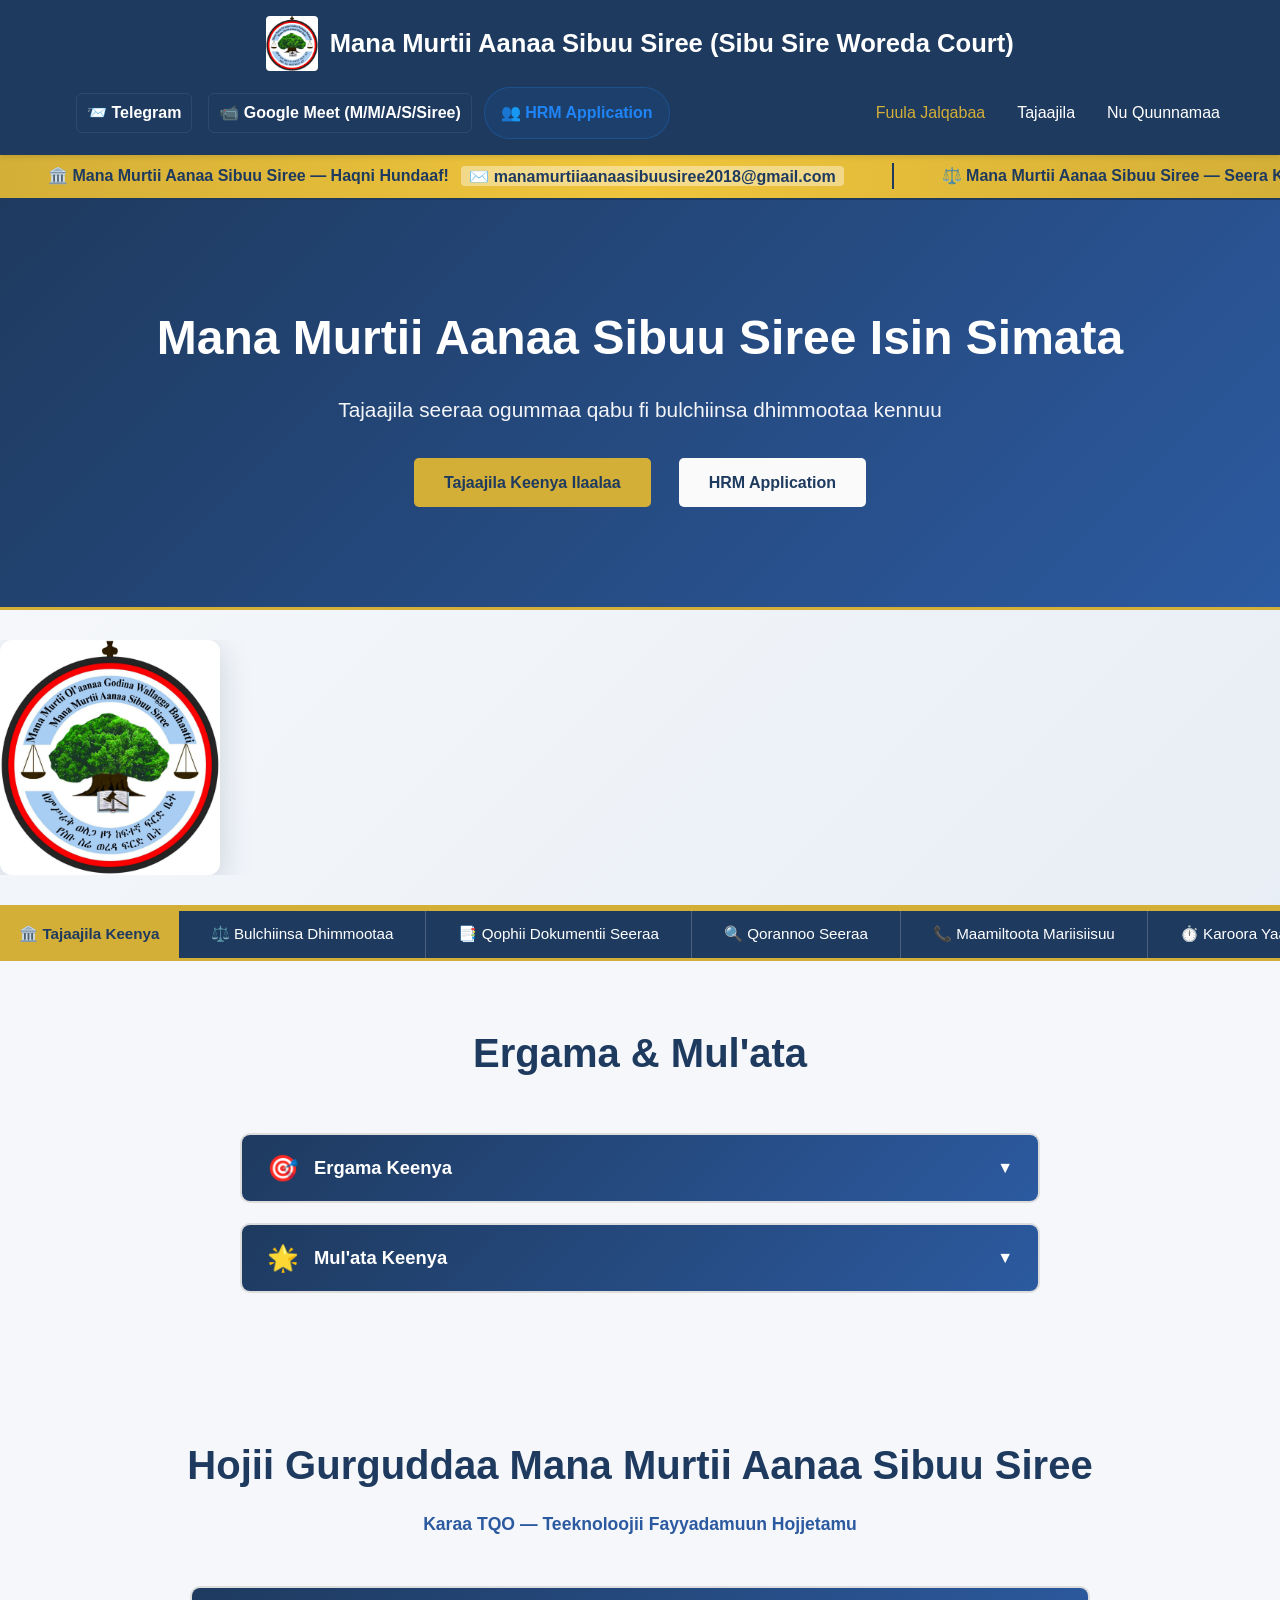
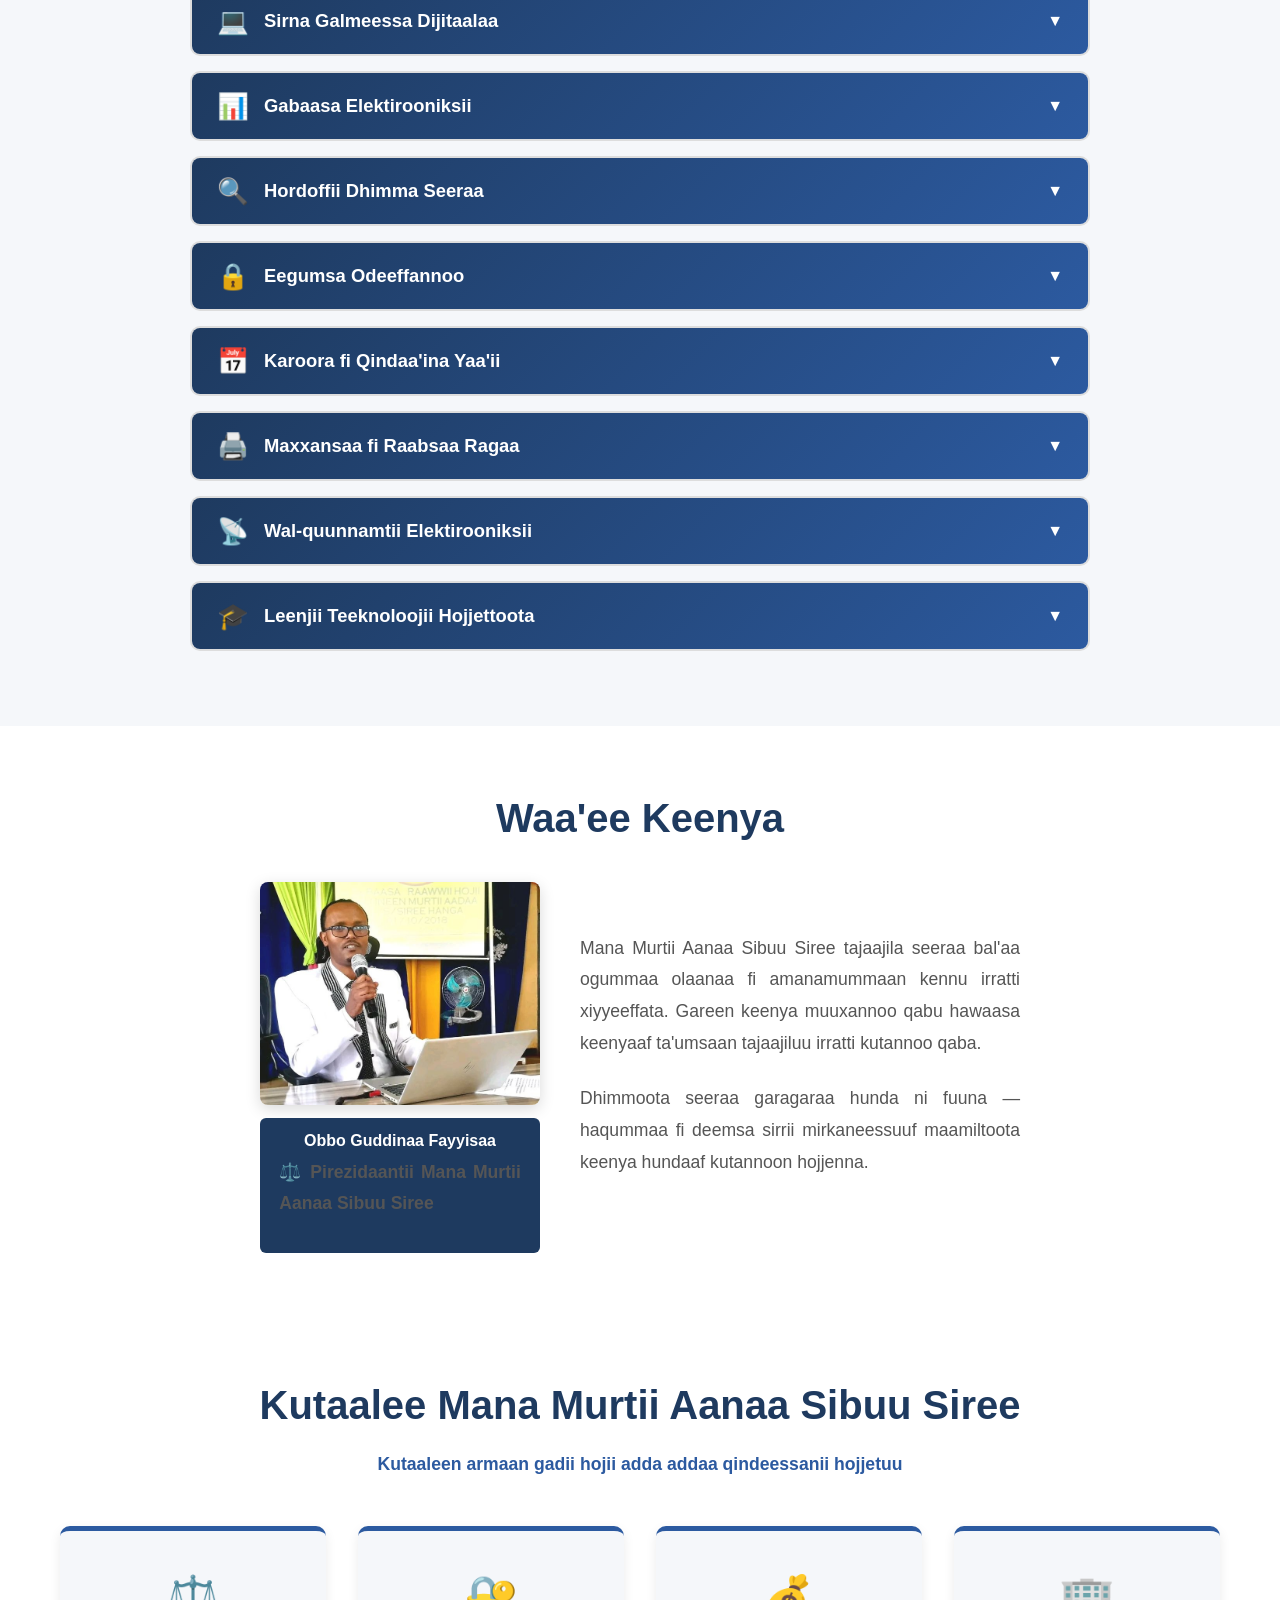
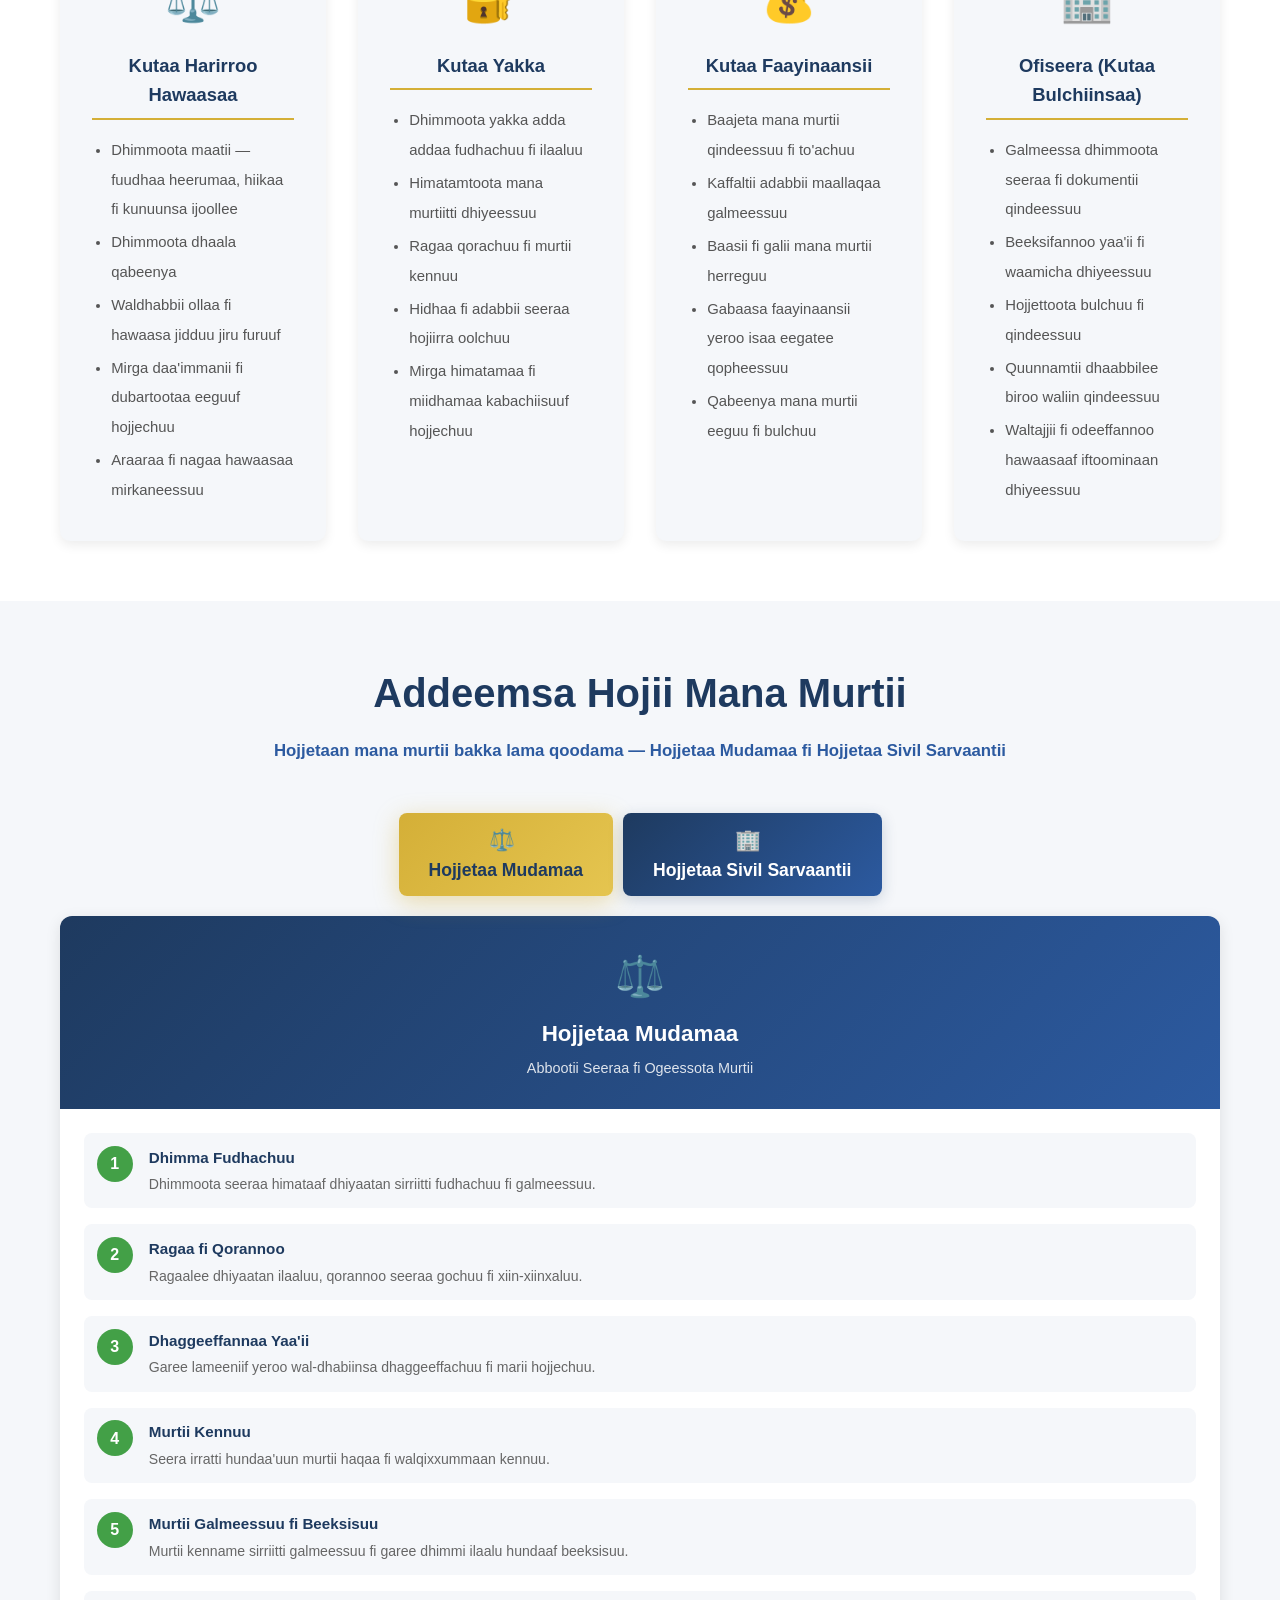
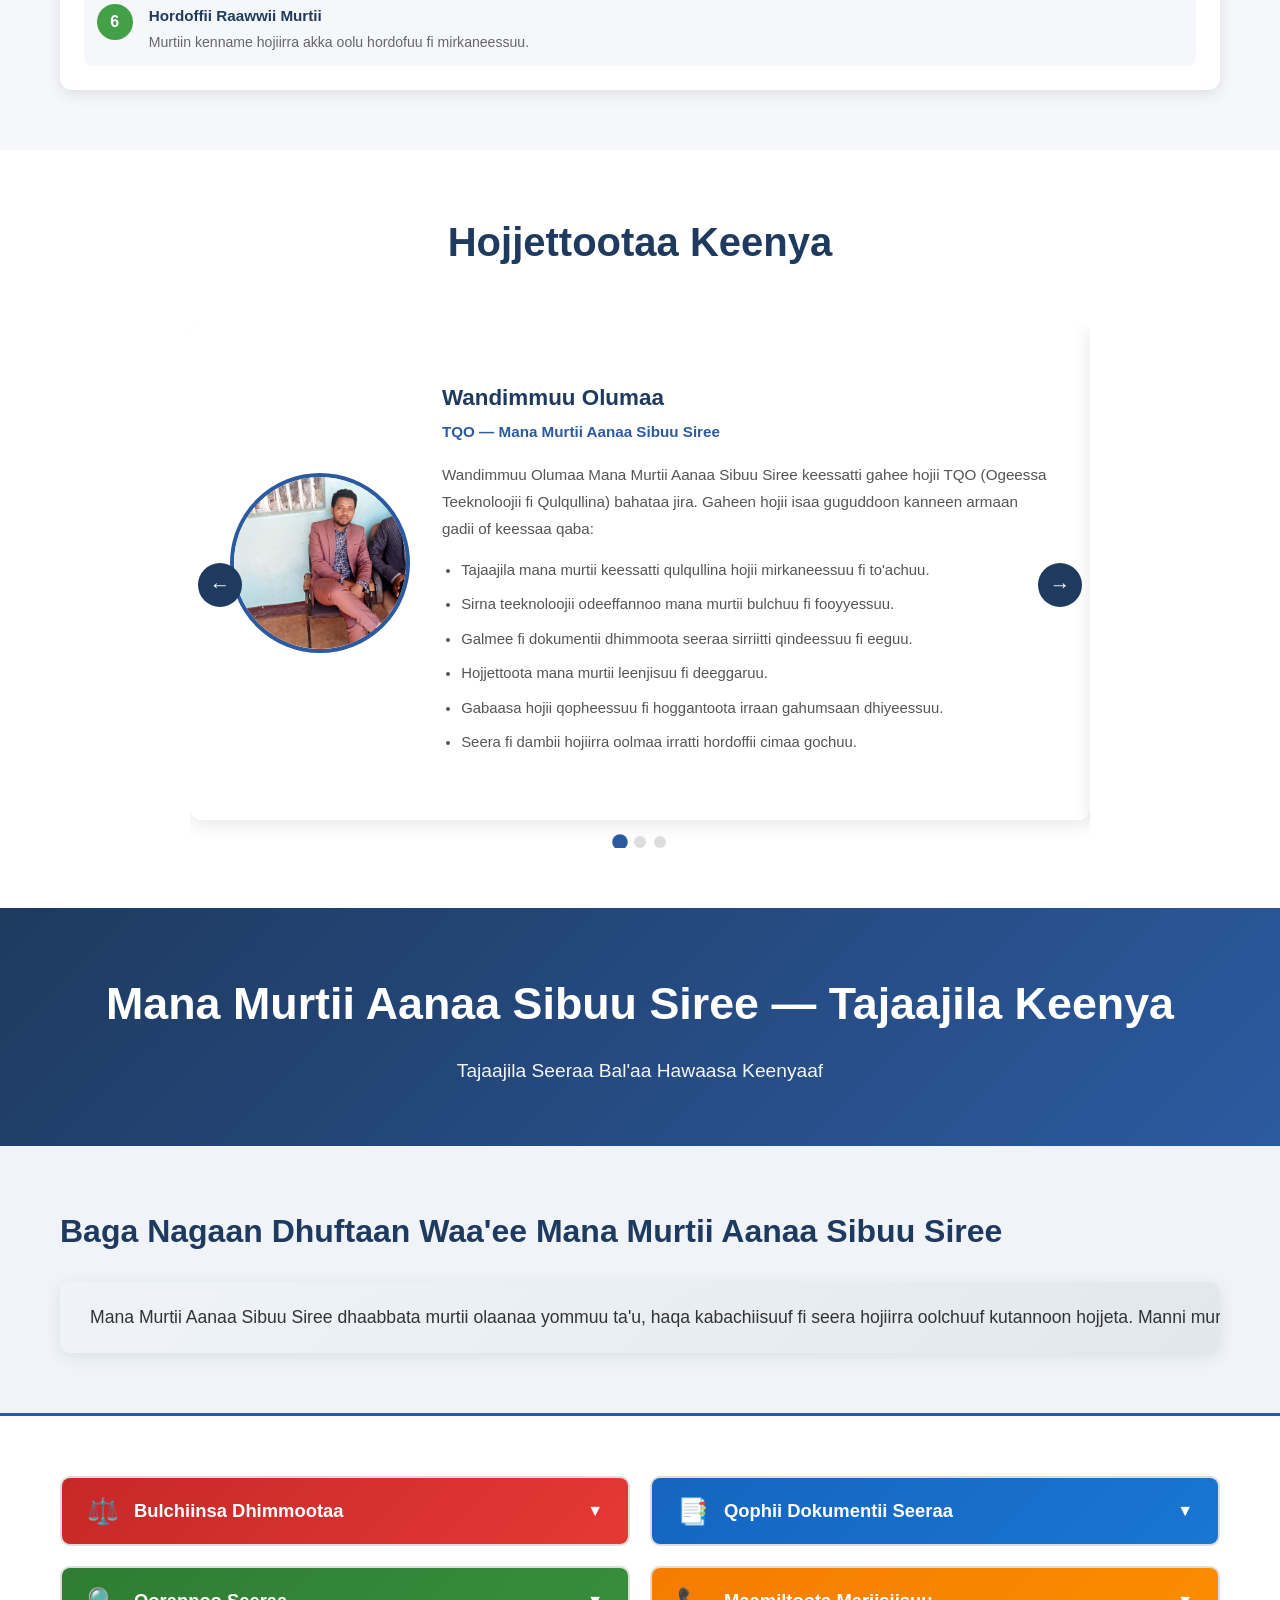
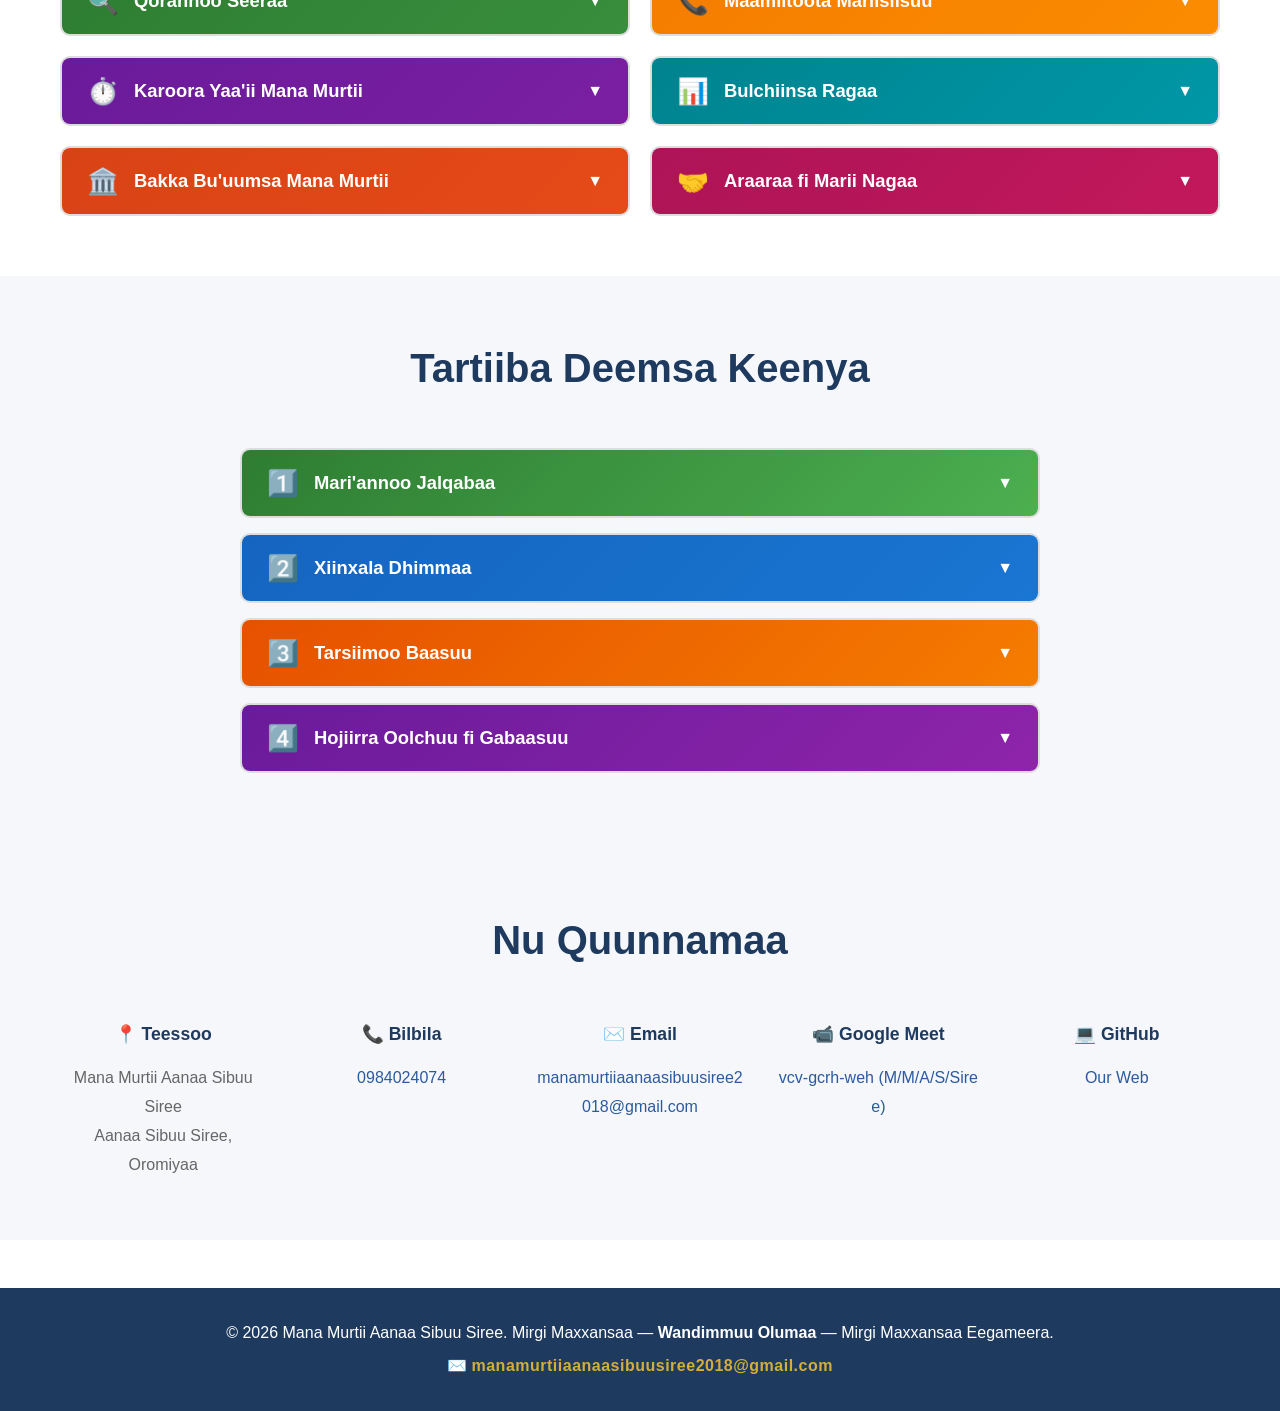
<file: index.html>
<!DOCTYPE html>
<html lang="en">
<head>
    <meta charset="UTF-8">
    <meta name="viewport" content="width=device-width, initial-scale=1.0">
    <title>Mana Murtii Aanaa Sibuu Siree - Fuula Jalqabaa</title>
    <link rel="stylesheet" href="styles.css">
</head>
<body>
    
    <!-- Navigation -->
    <nav class="navbar">
        <div class="nav-container">
            <div class="logo">
                <img src="logo mmass.jpg" alt="Mana Murtii Aanaa Sibuu Siree Logo" class="logo-img">
                    <h1>Mana Murtii Aanaa Sibuu Siree <span class="eng-name">(Sibu Sire Woreda Court)</span></h1>
            </div>
            <div class="nav-social">
                <a href="https://t.me/manamurtiiaanaasibuusiree" target="_blank" class="telegram-link" aria-label="Telegram Mana Murtii Aanaa Sibuu Siree">📨 Telegram</a>
                <a href="https://meet.google.com/vcv-gcrh-weh?hl=en" target="_blank" class="googlemeet-link" aria-label="Google Meet Mana Murtii Aanaa Sibuu Siree">📹 Google Meet (M/M/A/S/Siree)</a>
                <a href="https://hrm.sco.gov.et/application" target="_blank" class="hrm-link" aria-label="HRM Application">👥 HRM Application</a>
            </div>
            <ul class="nav-menu">
                <li><a href="index.html" class="active">Fuula Jalqabaa</a></li>
                <li><a href="#tajaajila">Tajaajila</a></li>
                <li><a href="#contact">Nu Quunnamaa</a></li>
            </ul>
        </div>
    </nav>

    <!-- Marquee: Mana Murtii Aanaa Sibuu Siree -->
    <div class="marquee-wrap">
        <div class="marquee-track">
            <span>🏛️ Mana Murtii Aanaa Sibuu Siree — Haqni Hundaaf! <a href="mailto:manamurtiiaanaasibuusiree2018@gmail.com" class="marquee-link">✉️ manamurtiiaanaasibuusiree2018@gmail.com</a></span>
            <span>⚖️ Mana Murtii Aanaa Sibuu Siree — Seera Kabajuu, Haqa Mirkaneessuu! <a href="mailto:manamurtiiaanaasibuusiree2018@gmail.com" class="marquee-link">✉️ manamurtiiaanaasibuusiree2018@gmail.com</a></span>
            <span>🌟 Mana Murtii Aanaa Sibuu Siree — Tajaajila Ogummaa fi Amanamummaa! <a href="mailto:manamurtiiaanaasibuusiree2018@gmail.com" class="marquee-link">✉️ manamurtiiaanaasibuusiree2018@gmail.com</a></span>
            <span>📋 Mana Murtii Aanaa Sibuu Siree — Mirga Lammiif Dhaabbannee Hojjenna! <a href="mailto:manamurtiiaanaasibuusiree2018@gmail.com" class="marquee-link">✉️ manamurtiiaanaasibuusiree2018@gmail.com</a></span>
            <span>🏛️ Mana Murtii Aanaa Sibuu Siree — Haqni Hundaaf! <a href="mailto:manamurtiiaanaasibuusiree2018@gmail.com" class="marquee-link">✉️ manamurtiiaanaasibuusiree2018@gmail.com</a></span>
            <span>⚖️ Mana Murtii Aanaa Sibuu Siree — Seera Kabajuu, Haqa Mirkaneessuu! <a href="mailto:manamurtiiaanaasibuusiree2018@gmail.com" class="marquee-link">✉️ manamurtiiaanaasibuusiree2018@gmail.com</a></span>
            <span>🌟 Mana Murtii Aanaa Sibuu Siree — Tajaajila Ogummaa fi Amanamummaa! <a href="mailto:manamurtiiaanaasibuusiree2018@gmail.com" class="marquee-link">✉️ manamurtiiaanaasibuusiree2018@gmail.com</a></span>
            <span>📋 Mana Murtii Aanaa Sibuu Siree — Mirga Lammiif Dhaabbannee Hojjenna! <a href="mailto:manamurtiiaanaasibuusiree2018@gmail.com" class="marquee-link">✉️ manamurtiiaanaasibuusiree2018@gmail.com</a></span>
        </div>
    </div>

    <!-- Hero Section -->
    <section class="hero">
        <div class="hero-content">
            <h1>Mana Murtii Aanaa Sibuu Siree Isin Simata</h1>
            <p>Tajaajila seeraa ogummaa qabu fi bulchiinsa dhimmootaa kennuu</p>
            <div class="hero-buttons">
                <a href="services.html" class="btn btn-primary">Tajaajila Keenya Ilaalaa</a>
                <a href="https://hrm.sco.gov.et/application" target="_blank" class="btn btn-secondary">HRM Application</a>
            </div>
        </div>
    </section>

    <!-- Logo Center Section -->
    <section class="logo-center-section">
        <div class="logo-slide-track">
            <img src="logo mmass.jpg" alt="Mana Murtii Aanaa Sibuu Siree Logo" class="logo-center-img logo-sliding">
        </div>
    </section>

    <!-- Tajaajila Sochii (Ticker) -->
    <div class="ticker-wrap">
        <div class="ticker-label">🏛️ Tajaajila Keenya</div>
        <div class="ticker-content">
            <div class="ticker-items">
                <span>⚖️ Bulchiinsa Dhimmootaa</span>
                <span>📑 Qophii Dokumentii Seeraa</span>
                <span>🔍 Qorannoo Seeraa</span>
                <span>📞 Maamiltoota Mariisiisuu</span>
                <span>⏱️ Karoora Yaa'ii Mana Murtii</span>
                <span>📊 Bulchiinsa Ragaa</span>
                <span>🏛️ Bakka Bu'uumsa Mana Murtii</span>
                <span>🤝 Araaraa fi Marii Nagaa</span>
                <span>💻 Sirna Galmeessa Dijitaalaa</span>
                <span>🔒 Eegumsa Odeeffannoo</span>
                <span>📡 Wal-quunnamtii Elektirooniksii</span>
                <span>🎓 Leenjii Teeknoloojii Hojjettoota</span>
                <!-- irra deebiin -->
                <span>⚖️ Bulchiinsa Dhimmootaa</span>
                <span>📑 Qophii Dokumentii Seeraa</span>
                <span>🔍 Qorannoo Seeraa</span>
                <span>📞 Maamiltoota Mariisiisuu</span>
                <span>⏱️ Karoora Yaa'ii Mana Murtii</span>
                <span>📊 Bulchiinsa Ragaa</span>
                <span>🏛️ Bakka Bu'uumsa Mana Murtii</span>
                <span>🤝 Araaraa fi Marii Nagaa</span>
                <span>💻 Sirna Galmeessa Dijitaalaa</span>
                <span>🔒 Eegumsa Odeeffannoo</span>
                <span>📡 Wal-quunnamtii Elektirooniksii</span>
                <span>🎓 Leenjii Teeknoloojii Hojjettoota</span>
            </div>
        </div>
    </div>

    <!-- Mission & Vision Section -->
    <section class="mission-vision">
        <div class="container">
            <h2>Ergama & Mul'ata</h2>
            
            <!-- Accordion Structure -->
            <div class="mv-accordion">
                
                <!-- Ergama Keenya -->
                <div class="accordion-item">
                    <button class="accordion-header" onclick="toggleAccordion(this)">
                        <span class="icon">🎯</span>
                        <span class="title">Ergama Keenya</span>
                        <span class="arrow">▼</span>
                    </button>
                    <div class="accordion-content">
                        <p>Hawaasa keenyaaf haqaa, iftoominaa fi yeroo isaa eeggate dhiyeessuu. Seera kabajuun, ogummaa olaanaa fi walqixxummaan dhimma hunda hojjechuuf kutannoo qabna.</p>
                    </div>
                </div>

                <!-- Mul'ata Keenya -->
                <div class="accordion-item">
                    <button class="accordion-header" onclick="toggleAccordion(this)">
                        <span class="icon">🌟</span>
                        <span class="title">Mul'ata Keenya</span>
                        <span class="arrow">▼</span>
                    </button>
                    <div class="accordion-content">
                        <p>Tajaajila mana murtii keessatti fakkeenya ta'uun beekamuu — lammiin hundi haqa argachuu danda'u. Hawaasa seeraan, kabajaan fi danda'umsaan bultu ijaaruuf carraaqna.</p>
                    </div>
                </div>

            </div>
        </div>
    </section>

    <!-- Features Section -->
    <section class="features">
        <div class="container">
            <h2>Hojii Gurguddaa Mana Murtii Aanaa Sibuu Siree</h2>
            <p class="features-sub">Karaa TQO — Teeknoloojii Fayyadamuun Hojjetamu</p>
            
            <!-- Accordion Structure -->
            <div class="features-accordion">
                
                <!-- Item 1 -->
                <div class="accordion-item">
                    <button class="accordion-header" onclick="toggleAccordion(this)">
                        <span class="icon">💻</span>
                        <span class="title">Sirna Galmeessa Dijitaalaa</span>
                        <span class="arrow">▼</span>
                    </button>
                    <div class="accordion-content">
                        <p>Dhimmoota seeraa fi ragaalee mana murtii sirna kompiyuutaraa fayyadamuun galmeessuu, kuusuu fi eeguu — galmee beekamtii qulqullina qabu mirkaneessa.</p>
                    </div>
                </div>

                <!-- Item 2 -->
                <div class="accordion-item">
                    <button class="accordion-header" onclick="toggleAccordion(this)">
                        <span class="icon">📊</span>
                        <span class="title">Gabaasa Elektirooniksii</span>
                        <span class="arrow">▼</span>
                    </button>
                    <div class="accordion-content">
                        <p>Gabaasaalee hojii guyyaa-guyyaa, torban-torban fi ji'a-ji'aan sirna teeknoloojii fayyadamuun qopheessuu fi hoggantoota irraan ga'umsaan dhiyeessuu.</p>
                    </div>
                </div>

                <!-- Item 3 -->
                <div class="accordion-item">
                    <button class="accordion-header" onclick="toggleAccordion(this)">
                        <span class="icon">🔍</span>
                        <span class="title">Hordoffii Dhimma Seeraa</span>
                        <span class="arrow">▼</span>
                    </button>
                    <div class="accordion-content">
                        <p>Dhimmoota seeraa sadarkaa adda addaa irra jiran sirna dijitaalaa fayyadamuun hordofuu — yeroo dhimmichi murtaa'u eeggatee galmeeffamuu mirkaneessa.</p>
                    </div>
                </div>

                <!-- Item 4 -->
                <div class="accordion-item">
                    <button class="accordion-header" onclick="toggleAccordion(this)">
                        <span class="icon">🔒</span>
                        <span class="title">Eegumsa Odeeffannoo</span>
                        <span class="arrow">▼</span>
                    </button>
                    <div class="accordion-content">
                        <p>Odeeffannoo dhimmootaa fi ragaalee iccitii ta'an sirna nageenyaa teeknoloojii fayyadamuun eeguu fi namootni hayyama hin qabne akka hin arganne to'achuu.</p>
                    </div>
                </div>

                <!-- Item 5 -->
                <div class="accordion-item">
                    <button class="accordion-header" onclick="toggleAccordion(this)">
                        <span class="icon">📅</span>
                        <span class="title">Karoora fi Qindaa'ina Yaa'ii</span>
                        <span class="arrow">▼</span>
                    </button>
                    <div class="accordion-content">
                        <p>Yaa'iilee mana murtii karaa sirna elektirooniksii qindaa'e — guyyaa, sa'aatii fi bakka qindaa'e eeruun beeksifannoo kennuu fi wal-quunnamtii hawaasaa fooyyessuu.</p>
                    </div>
                </div>

                <!-- Item 6 -->
                <div class="accordion-item">
                    <button class="accordion-header" onclick="toggleAccordion(this)">
                        <span class="icon">🖨️</span>
                        <span class="title">Maxxansaa fi Raabsaa Ragaa</span>
                        <span class="arrow">▼</span>
                    </button>
                    <div class="accordion-content">
                        <p>Murtii fi ragaalee seeraa qulqullina olaanaa qabu sirna maxxansaa dijitaalaa fayyadamuun qopheessuu fi garee dhimmi ilaalu hundaaf yeroo isaa eeggatee raabsuu.</p>
                    </div>
                </div>

                <!-- Item 7 -->
                <div class="accordion-item">
                    <button class="accordion-header" onclick="toggleAccordion(this)">
                        <span class="icon">📡</span>
                        <span class="title">Wal-quunnamtii Elektirooniksii</span>
                        <span class="arrow">▼</span>
                    </button>
                    <div class="accordion-content">
                        <p>Mana murtii olaanaa, manneen murtii biroo fi dhaabbilee mootummaa waliin odeeffannoo fi gabaasa yeroo isaa eegatee erguuf sirna wal-quunnamtii dijitaalaa fayyadamuu.</p>
                    </div>
                </div>

                <!-- Item 8 -->
                <div class="accordion-item">
                    <button class="accordion-header" onclick="toggleAccordion(this)">
                        <span class="icon">🎓</span>
                        <span class="title">Leenjii Teeknoloojii Hojjettoota</span>
                        <span class="arrow">▼</span>
                    </button>
                    <div class="accordion-content">
                        <p>Hojjettoota mana murtii sirna teeknoloojii haaraa fayyadamuu irratti leenjisuu fi deggeruu — dandeetii ogummaa cimsuu fi hojii qulqullinaan raawwachuu mirkaneessuu.</p>
                    </div>
                </div>

            </div>
        </div>
    </section>

    <!-- About Section -->
    <section class="about">
        <div class="container">
            <h2>Waa'ee Keenya</h2>
            <div class="about-inner">
                <div class="president-block">
                    <img src="phootoo perstedant.jpg" alt="Obbo Guddinaa Fayyisaa" class="about-photo animate-photo">
                    <div class="president-name">
                        <h3>Obbo Guddinaa Fayyisaa</h3>
                        <p class="president-role">⚖️ Pirezidaantii Mana Murtii Aanaa Sibuu Siree</p>
                    </div>
                </div>
                <div class="about-text">
                    <p>Mana Murtii Aanaa Sibuu Siree tajaajila seeraa bal'aa ogummaa olaanaa fi amanamummaan kennu irratti xiyyeeffata. Gareen keenya muuxannoo qabu hawaasa keenyaaf ta'umsaan tajaajiluu irratti kutannoo qaba.</p>
                    <p>Dhimmoota seeraa garagaraa hunda ni fuuna — haqummaa fi deemsa sirrii mirkaneessuuf maamiltoota keenya hundaaf kutannoon hojjenna.</p>
                </div>
            </div>
        </div>
    </section>

    <!-- Kutaalee Mana Murtii Section -->
    <section class="departments">
        <div class="container">
            <h2>Kutaalee Mana Murtii Aanaa Sibuu Siree</h2>
            <p class="dept-sub">Kutaaleen armaan gadii hojii adda addaa qindeessanii hojjetuu</p>
            <div class="dept-grid">

                <div class="dept-card animate-dept">
                    <div class="dept-icon">⚖️</div>
                    <h3>Kutaa Harirroo Hawaasaa</h3>
                    <ul>
                        <li>Dhimmoota maatii — fuudhaa heerumaa, hiikaa fi kunuunsa ijoollee</li>
                        <li>Dhimmoota dhaala qabeenya</li>
                        <li>Waldhabbii ollaa fi hawaasa jidduu jiru furuuf</li>
                        <li>Mirga daa'immanii fi dubartootaa eeguuf hojjechuu</li>
                        <li>Araaraa fi nagaa hawaasaa mirkaneessuu</li>
                    </ul>
                </div>

                <div class="dept-card animate-dept">
                    <div class="dept-icon">🔐</div>
                    <h3>Kutaa Yakka</h3>
                    <ul>
                        <li>Dhimmoota yakka adda addaa fudhachuu fi ilaaluu</li>
                        <li>Himatamtoota mana murtiitti dhiyeessuu</li>
                        <li>Ragaa qorachuu fi murtii kennuu</li>
                        <li>Hidhaa fi adabbii seeraa hojiirra oolchuu</li>
                        <li>Mirga himatamaa fi miidhamaa kabachiisuuf hojjechuu</li>
                    </ul>
                </div>

                <div class="dept-card animate-dept">
                    <div class="dept-icon">💰</div>
                    <h3>Kutaa Faayinaansii</h3>
                    <ul>
                        <li>Baajeta mana murtii qindeessuu fi to'achuu</li>
                        <li>Kaffaltii adabbii maallaqaa galmeessuu</li>
                        <li>Baasii fi galii mana murtii herreguu</li>
                        <li>Gabaasa faayinaansii yeroo isaa eegatee qopheessuu</li>
                        <li>Qabeenya mana murtii eeguu fi bulchuu</li>
                    </ul>
                </div>

                <div class="dept-card animate-dept">
                    <div class="dept-icon">🏢</div>
                    <h3>Ofiseera (Kutaa Bulchiinsaa)</h3>
                    <ul>
                        <li>Galmeessa dhimmoota seeraa fi dokumentii qindeessuu</li>
                        <li>Beeksifannoo yaa'ii fi waamicha dhiyeessuu</li>
                        <li>Hojjettoota bulchuu fi qindeessuu</li>
                        <li>Quunnamtii dhaabbilee biroo waliin qindeessuu</li>
                        <li>Waltajjii fi odeeffannoo hawaasaaf iftoominaan dhiyeessuu</li>
                    </ul>
                </div>

            </div>
        </div>
    </section>

    <!-- Addeemsa Hojii Section -->
    <section class="work-process">
        <div class="container">
            <h2>Addeemsa Hojii Mana Murtii</h2>
            <p class="wp-sub">Hojjetaan mana murtii bakka lama qoodama — Hojjetaa Mudamaa fi Hojjetaa Sivil Sarvaantii</p>

            <!-- Tab Buttons -->
            <div class="wp-tabs">
                <button class="wp-tab-btn active" onclick="openTab(event, 'mudama')">
                    <span class="wp-icon">⚖️</span> Hojjetaa Mudamaa
                </button>
                <button class="wp-tab-btn" onclick="openTab(event, 'sivil')">
                    <span class="wp-icon">🏢</span> Hojjetaa Sivil Sarvaantii
                </button>
            </div>

            <!-- Tab Content 1: Hojjetaa Mudamaa -->
            <div id="mudama" class="wp-tab-content active">
                <div class="wp-section">
                    <div class="wp-header mudama">
                        <span class="wp-icon">⚖️</span>
                        <h3>Hojjetaa Mudamaa</h3>
                        <p class="wp-tagline">Abbootii Seeraa fi Ogeessota Murtii</p>
                    </div>
                    <div class="wp-steps">
                        <div class="wp-step">
                            <div class="wp-num">1</div>
                            <div class="wp-info">
                                <h4>Dhimma Fudhachuu</h4>
                                <p>Dhimmoota seeraa himataaf dhiyaatan sirriitti fudhachuu fi galmeessuu.</p>
                            </div>
                        </div>
                        <div class="wp-step">
                            <div class="wp-num">2</div>
                            <div class="wp-info">
                                <h4>Ragaa fi Qorannoo</h4>
                                <p>Ragaalee dhiyaatan ilaaluu, qorannoo seeraa gochuu fi xiin-xiinxaluu.</p>
                            </div>
                        </div>
                        <div class="wp-step">
                            <div class="wp-num">3</div>
                            <div class="wp-info">
                                <h4>Dhaggeeffannaa Yaa'ii</h4>
                                <p>Garee lameeniif yeroo wal-dhabiinsa dhaggeeffachuu fi marii hojjechuu.</p>
                            </div>
                        </div>
                        <div class="wp-step">
                            <div class="wp-num">4</div>
                            <div class="wp-info">
                                <h4>Murtii Kennuu</h4>
                                <p>Seera irratti hundaa'uun murtii haqaa fi walqixxummaan kennuu.</p>
                            </div>
                        </div>
                        <div class="wp-step">
                            <div class="wp-num">5</div>
                            <div class="wp-info">
                                <h4>Murtii Galmeessuu fi Beeksisuu</h4>
                                <p>Murtii kenname sirriitti galmeessuu fi garee dhimmi ilaalu hundaaf beeksisuu.</p>
                            </div>
                        </div>
                        <div class="wp-step">
                            <div class="wp-num">6</div>
                            <div class="wp-info">
                                <h4>Hordoffii Raawwii Murtii</h4>
                                <p>Murtiin kenname hojiirra akka oolu hordofuu fi mirkaneessuu.</p>
                            </div>
                        </div>
                    </div>
                </div>
            </div>

            <!-- Tab Content 2: Hojjetaa Sivil Sarvaantii -->
            <div id="sivil" class="wp-tab-content">
                <div class="wp-section">
                    <div class="wp-header sivil">
                        <span class="wp-icon">🏢</span>
                        <h3>Hojjetaa Sivil Sarvaantii</h3>
                        <p class="wp-tagline">Hojjettoota Bulchiinsaa fi Tajaajila</p>
                    </div>
                    <div class="wp-steps">
                        <div class="wp-step">
                            <div class="wp-num">1</div>
                            <div class="wp-info">
                                <h4>Simannaa fi Galmee Maamilaa</h4>
                                <p>Namoota mana murtii dhufan simachuun gaaffii isaanii fudhachuu fi galmee sirrii galchuu.</p>
                            </div>
                        </div>
                        <div class="wp-step">
                            <div class="wp-num">2</div>
                            <div class="wp-info">
                                <h4>Qindeessuu fi Ramaddii Dhimmaa</h4>
                                <p>Dhimmoota seentee abba seeraa ilaluuf ramaduu fi tartiiba yaa'ii qindeessuu.</p>
                            </div>
                        </div>
                        <div class="wp-step">
                            <div class="wp-num">3</div>
                            <div class="wp-info">
                                <h4>Beeksifannoo fi Waamicha</h4>
                                <p>Garee dhimmi ilaalu hundaaf waamicha yaa'ii yeroo isaa eeggatee erguun dhiyaachuuf qopheessuu.</p>
                            </div>
                        </div>
                        <div class="wp-step">
                            <div class="wp-num">4</div>
                            <div class="wp-info">
                                <h4>Galmeessa Deemsa Yaa'ii</h4>
                                <p>Yaa'ii mana murtii keessatti haasaa fi adeemsa ta'e sirriitti galmeessuu fi eeguu.</p>
                            </div>
                        </div>
                        <div class="wp-step">
                            <div class="wp-num">5</div>
                            <div class="wp-info">
                                <h4>Raabsaa Dokumentii fi Murtii</h4>
                                <p>Murtii fi dokumentoota seeraa maxxansuun garee dhimmi ilaalu hundaaf yeroo isaa raabsuu.</p>
                            </div>
                        </div>
                        <div class="wp-step">
                            <div class="wp-num">6</div>
                            <div class="wp-info">
                                <h4>Kuusaa fi Eegumsa Galmee</h4>
                                <p>Galmeelee dhimmoota xumuraman sirriitti kuusuu, eeguu fi barbaadamu irratti argachuu danda'uu.</p>
                            </div>
                        </div>
                    </div>
                </div>
            </div>

        </div>
    </section>

    <!-- Team Section -->
    <section class="team">
        <div class="container">
            <h2>Hojjettootaa Keenya</h2>
            <div class="team-slider-wrap">
                <div class="team-slider">

                    <!-- Kaardii 1 -->
                    <div class="team-slide">
                        <img src="Wandimmuu Olumaa TQO.jpg" alt="Wandimmuu Olumaa" class="team-photo">
                        <div class="team-slide-info">
                            <h3>Wandimmuu Olumaa</h3>
                            <p class="team-role">TQO — Mana Murtii Aanaa Sibuu Siree</p>
                            <div class="team-desc">
                                <p>Wandimmuu Olumaa Mana Murtii Aanaa Sibuu Siree keessatti gahee hojii TQO (Ogeessa Teeknoloojii fi Qulqullina) bahataa jira. Gaheen hojii isaa guguddoon kanneen armaan gadii of keessaa qaba:</p>
                                <ul>
                                    <li>Tajaajila mana murtii keessatti qulqullina hojii mirkaneessuu fi to'achuu.</li>
                                    <li>Sirna teeknoloojii odeeffannoo mana murtii bulchuu fi fooyyessuu.</li>
                                    <li>Galmee fi dokumentii dhimmoota seeraa sirriitti qindeessuu fi eeguu.</li>
                                    <li>Hojjettoota mana murtii leenjisuu fi deeggaruu.</li>
                                    <li>Gabaasa hojii qopheessuu fi hoggantoota irraan gahumsaan dhiyeessuu.</li>
                                    <li>Seera fi dambii hojiirra oolmaa irratti hordoffii cimaa gochuu.</li>
                                </ul>
                            </div>
                        </div>
                    </div>

                    <!-- Kaardii 2 — Tafarii Baqalaa -->
                    <div class="team-slide">
                        <img src="Tafarii Baqalaa.jpg" alt="Tafarii Baqalaa" class="team-photo">
                        <div class="team-slide-info">
                            <h3>Tafarii Baqalaa</h3>
                            <p class="team-role">Hojjetaa Hawaasummaa — Mana Murtii Aanaa Sibuu Siree</p>
                            <div class="team-desc">
                                <p>Tafarii Baqalaa Mana Murtii Aanaa Sibuu Siree keessatti gahee hojii Hojjetaa Hawaasummaa (Social Worker) bahataa jira. Gaheen hojii isaa guguddoon kanneen armaan gadii of keessaa qaba:</p>
                                <ul>
                                    <li>Maatii fi daa'imman rakkoo seeraa keessa jiran deeggaru fi gorsuuf hojjechuu.</li>
                                    <li>Dhimmoota hawaasummaa fi maatii mana murtiitti dhiyaatan xiinxaluu fi gabaasuu.</li>
                                    <li>Mirga daa'immanii fi dubartootaa kabachiisuuf dhaabbilee dhimmi ilaalu waliin hojjechuu.</li>
                                    <li>Namoota rakkinaan jiran gara tajaajila deeggarsa barbaachisaa ta'etti qajeelchuu.</li>
                                    <li>Araaraa maatii fi hawaasaa gidduu jiru galmaan ga'uuf gargaaruu.</li>
                                    <li>Gabaasa hawaasummaa yeroo isaa eegatee qopheessuu fi hoggantoota dhiyeessuu.</li>
                                </ul>
                            </div>
                        </div>
                    </div>

                    <!-- Kaardii 3 — Malasaa Tommaa -->
                    <div class="team-slide">
                        <img src="Malasaa Tommaa.jpg" alt="Malasaa Tommaa" class="team-photo">
                        <div class="team-slide-info">
                            <h3>Malasaa Tommaa</h3>
                            <p class="team-role">Abbaa Addeemsa fi Bulchiinsa Faayinaansii — Mana Murtii Aanaa Sibuu Siree</p>
                            <div class="team-desc">
                                <p>Malasaa Tommaa Mana Murtii Aanaa Sibuu Siree keessatti gahee hojii Abbaa Addeemsa fi Bulchiinsa Faayinaansii bahataa jira. Gaheen hojii isaa guguddoon kanneen armaan gadii of keessaa qaba:</p>
                                <ul>
                                    <li>Baajeta mana murtii bara-baraan qindeessuu, qopheessuu fi hojiirra oolchuu.</li>
                                    <li>Galii fi baasii mana murtii sirriitti galmeessuu fi to'achuu.</li>
                                    <li>Kaffaltii mindaa hojjettoota yeroo isaa eeggatee raawwachuu fi galmeessuu.</li>
                                    <li>Gabaasa faayinaansii ji'aa, kurmaana fi waggaa qopheessuu fi dhiyeessuu.</li>
                                    <li>Adabbii maallaqaa mana murtiitiin murtaa'e funaanuun sirna galii keessatti galchuu.</li>
                                    <li>Qabeenya mana murtii — meeshaalee fi qabeenyaa — galmeessuu fi eeguu.</li>
                                    <li>Seera faayinaansii mootummaa kabajuun hojii hunda iftoominaan raawwachuu.</li>
                                </ul>
                            </div>
                        </div>
                    </div>

                </div>

                <!-- Keyboard fi button -->
                <button class="slider-btn prev-btn" onclick="moveSlider(-1)">&#8592;</button>
                <button class="slider-btn next-btn" onclick="moveSlider(1)">&#8594;</button>
                <div class="slider-dots">
                    <span class="dot active" onclick="goToSlide(0)"></span>
                    <span class="dot" onclick="goToSlide(1)"></span>
                    <span class="dot" onclick="goToSlide(2)"></span>
                </div>
            </div>
        </div>
    </section>

    <!-- ===== TAJAAJILA SECTION (services.html irraa) ===== -->
    <section id="tajaajila" class="services-full">
        <!-- Page Header -->
        <div class="page-header">
            <div class="container">
                <h1>Mana Murtii Aanaa Sibuu Siree — Tajaajila Keenya</h1>
                <p>Tajaajila Seeraa Bal'aa Hawaasa Keenyaaf</p>
            </div>
        </div>

        <!-- Court Introduction -->
        <div class="court-intro">
            <div class="container">
                <h2>Baga Nagaan Dhuftaan Waa'ee Mana Murtii Aanaa Sibuu Siree</h2>
                <div class="court-intro-slider">
                    <div class="court-intro-track">
                        <p>Mana Murtii Aanaa Sibuu Siree dhaabbata murtii olaanaa yommuu ta'u, haqa kabachiisuuf fi seera hojiirra oolchuuf kutannoon hojjeta. Manni murtii keenya deemsa seeraa daddafaa, haqaa fi iftoominaan raawwachuuf cichoominaan hojjeta. Abbootii seeraa muuxannoo qaban fi hojjettoota ogummaa qaban waliin, dhimma hundi xiyyeeffannoo fi beekumsa isaa argata.</p>
                        <p>Mana Murtii Aanaa Sibuu Siree dhaabbata murtii olaanaa yommuu ta'u, haqa kabachiisuuf fi seera hojiirra oolchuuf kutannoon hojjeta. Manni murtii keenya deemsa seeraa daddafaa, haqaa fi iftoominaan raawwachuuf cichoominaan hojjeta. Abbootii seeraa muuxannoo qaban fi hojjettoota ogummaa qaban waliin, dhimma hundi xiyyeeffannoo fi beekumsa isaa argata.</p>
                    </div>
                </div>
            </div>
        </div>

        <!-- Services Accordion -->
        <div class="services-section">
            <div class="container">
                <div class="services-accordion services-two-column">
                    
                    <!-- Service 1 -->
                    <div class="accordion-item service-item-1">
                        <button class="accordion-header" onclick="toggleAccordion(this)">
                            <span class="icon">⚖️</span>
                            <span class="title">Bulchiinsa Dhimmootaa</span>
                            <span class="arrow">▼</span>
                        </button>
                        <div class="accordion-content">
                            <p>Dhimmoota seeraa hunda ogummaan to'achuu, galmeessuu fi hordofuu — dokumentii guutuu fi odeeffannoo tarree dhimmaa irratti yeroo isaa eegatee dhiyeessuu.</p>
                        </div>
                    </div>

                    <!-- Service 2 -->
                    <div class="accordion-item service-item-2">
                        <button class="accordion-header" onclick="toggleAccordion(this)">
                            <span class="icon">📑</span>
                            <span class="title">Qophii Dokumentii Seeraa</span>
                            <span class="arrow">▼</span>
                        </button>
                        <div class="accordion-content">
                            <p>Dokumentoota seeraa akka himata, kadhannaa fi ibsa ragaa qopheessuu — dokumentiin hundi safartuu fi gaaffii seeraa guutuu mirkaneessa.</p>
                        </div>
                    </div>

                    <!-- Service 3 -->
                    <div class="accordion-item service-item-3">
                        <button class="accordion-header" onclick="toggleAccordion(this)">
                            <span class="icon">🔍</span>
                            <span class="title">Qorannoo Seeraa</span>
                            <span class="arrow">▼</span>
                        </button>
                        <div class="accordion-content">
                            <p>Seera, murtii darbee fi dambii irratti qorannoo fi xiinxala gadi fageenyaa — dhimma keessan deeggaru fi murtii ragaa irratti hundaa'e kennuuf.</p>
                        </div>
                    </div>

                    <!-- Service 4 -->
                    <div class="accordion-item service-item-4">
                        <button class="accordion-header" onclick="toggleAccordion(this)">
                            <span class="icon">📞</span>
                            <span class="title">Maamiltoota Mariisiisuu</span>
                            <span class="arrow">▼</span>
                        </button>
                        <div class="accordion-content">
                            <p>Ogeeyyii seeraa muuxannoo qaban waliin mari'achuun dhimma keessan irratti gorsa olaanaa argachuu — tarsiimoo sirrii filatanii hojjechuu.</p>
                        </div>
                    </div>

                    <!-- Service 5 -->
                    <div class="accordion-item service-item-5">
                        <button class="accordion-header" onclick="toggleAccordion(this)">
                            <span class="icon">⏱️</span>
                            <span class="title">Karoora Yaa'ii Mana Murtii</span>
                            <span class="arrow">▼</span>
                        </button>
                        <div class="accordion-content">
                            <p>Yaa'iilee mana murtii, dhaggeeffannaa fi waltajjii seeraa yeroo isaa eegatee qindeessuu — beeksifannoo guyyaa fi yeroo isaa dursee kennuu mirkaneessuu.</p>
                        </div>
                    </div>

                    <!-- Service 6 -->
                    <div class="accordion-item service-item-6">
                        <button class="accordion-header" onclick="toggleAccordion(this)">
                            <span class="icon">📊</span>
                            <span class="title">Bulchiinsa Ragaa</span>
                            <span class="arrow">▼</span>
                        </button>
                        <div class="accordion-content">
                            <p>Ragaalee fi meeshaalee dhimma seeraa nageenyaan qindeessuu fi eeguu — dokumentii sirrii fi sirna eeggannoo ragaa hojiirra oolchuun.</p>
                        </div>
                    </div>

                    <!-- Service 7 -->
                    <div class="accordion-item service-item-7">
                        <button class="accordion-header" onclick="toggleAccordion(this)">
                            <span class="icon">🏛️</span>
                            <span class="title">Bakka Bu'uumsa Mana Murtii</span>
                            <span class="arrow">▼</span>
                        </button>
                        <div class="accordion-content">
                            <p>Deemsa mana murtii, marii afaanii fi dhaggeeffannaa keessatti bakka bu'uumsa ogummaa qabu — mirga fi faayidaa keessan kabachiisuuf falmuun.</p>
                        </div>
                    </div>

                    <!-- Service 8 -->
                    <div class="accordion-item service-item-8">
                        <button class="accordion-header" onclick="toggleAccordion(this)">
                            <span class="icon">🤝</span>
                            <span class="title">Araaraa fi Marii Nagaa</span>
                            <span class="arrow">▼</span>
                        </button>
                        <div class="accordion-content">
                            <p>Tajaajila araaraa ogummaa qabu — waldhabbii karaa nagaatiin xumuruuf, faayidaa keessan eegaa furmaata gaarii barbaaduu.</p>
                        </div>
                    </div>

                </div>
            </div>
        </div>

        <!-- Process Section -->
        <div class="process-section">
            <div class="container">
                <h2>Tartiiba Deemsa Keenya</h2>
                
                <!-- Accordion Structure -->
                <div class="process-accordion">
                    
                    <!-- Step 1 -->
                    <div class="accordion-item process-step-1">
                        <button class="accordion-header" onclick="toggleAccordion(this)">
                            <span class="icon">1️⃣</span>
                            <span class="title">Mari'annoo Jalqabaa</span>
                            <span class="arrow">▼</span>
                        </button>
                        <div class="accordion-content">
                            <p>Garee seeraa keenya waliin dhimma keessan mari'achuu</p>
                        </div>
                    </div>

                    <!-- Step 2 -->
                    <div class="accordion-item process-step-2">
                        <button class="accordion-header" onclick="toggleAccordion(this)">
                            <span class="icon">2️⃣</span>
                            <span class="title">Xiinxala Dhimmaa</span>
                            <span class="arrow">▼</span>
                        </button>
                        <div class="accordion-content">
                            <p>Dhimma seeraa keessan sirriitti ilaaluu fi xiinxaluu</p>
                        </div>
                    </div>

                    <!-- Step 3 -->
                    <div class="accordion-item process-step-3">
                        <button class="accordion-header" onclick="toggleAccordion(this)">
                            <span class="icon">3️⃣</span>
                            <span class="title">Tarsiimoo Baasuu</span>
                            <span class="arrow">▼</span>
                        </button>
                        <div class="accordion-content">
                            <p>Dhimma keessaniif tarsiimoo seeraa addaa qopheessuu</p>
                        </div>
                    </div>

                    <!-- Step 4 -->
                    <div class="accordion-item process-step-4">
                        <button class="accordion-header" onclick="toggleAccordion(this)">
                            <span class="icon">4️⃣</span>
                            <span class="title">Hojiirra Oolchuu fi Gabaasuu</span>
                            <span class="arrow">▼</span>
                        </button>
                        <div class="accordion-content">
                            <p>Tarsiimoo hojiirra oolchuun odeeffannoo tarree dhimmaa yeroo isaa kennuu</p>
                        </div>
                    </div>

                </div>
            </div>
        </div>
    </section>
    <!-- ===== TAJAAJILA SECTION XUMURE ===== -->

    <!-- Contact Section -->
    <section id="contact" class="contact">
        <div class="container">
            <h2>Nu Quunnamaa</h2>
            <div class="contact-info">
                <div class="info-item">
                    <h4>📍 Teessoo</h4>
                    <p>Mana Murtii Aanaa Sibuu Siree<br>Aanaa Sibuu Siree, Oromiyaa</p>
                </div>
                <div class="info-item">
                    <h4>📞 Bilbila</h4>
                    <p><a href="tel:0984024074">0984024074</a></p>
                </div>
                <div class="info-item">
                    <h4>✉️ Email</h4>
                    <p><a href="mailto:manamurtiiaanaasibuusiree2018@gmail.com">manamurtiiaanaasibuusiree2018@gmail.com</a></p>
                </div>
                <div class="info-item">
                    <h4>📹 Google Meet</h4>
                    <p><a href="https://meet.google.com/vcv-gcrh-weh?hl=en" target="_blank">vcv-gcrh-weh (M/M/A/S/Siree)</a></p>
                </div>
                <div class="info-item">
                    <h4>💻 GitHub</h4>
                    <p><a href="https://github.com/manamurtiiaanaasibuusiree2018-source/Our_Web" target="_blank">Our Web</a></p>
                </div>
            </div>
        </div>
    </section>

    <!-- Footer -->
    <footer class="footer">
        <div class="container">
            <p>&copy; 2026 Mana Murtii Aanaa Sibuu Siree. Mirgi Maxxansaa — <strong>Wandimmuu Olumaa</strong> — Mirgi Maxxansaa Eegameera.</p>
            <p class="footer-web">✉️ <a href="mailto:manamurtiiaanaasibuusiree2018@gmail.com" class="footer-link">manamurtiiaanaasibuusiree2018@gmail.com</a></p>
        </div>
    </footer>
    <!-- Scroll Animation Script -->
    <script>
        // Accordion toggle function
        function toggleAccordion(button) {
            const item = button.parentElement;
            const content = button.nextElementSibling;
            const arrow = button.querySelector('.arrow');
            
            // Toggle active class
            item.classList.toggle('active');
            
            // Rotate arrow
            if (item.classList.contains('active')) {
                arrow.style.transform = 'rotate(180deg)';
                content.style.maxHeight = content.scrollHeight + 'px';
            } else {
                arrow.style.transform = 'rotate(0deg)';
                content.style.maxHeight = '0';
            }
        }

        // Tab switching function
        function openTab(evt, tabName) {
            // Hide all tab contents
            const tabContents = document.querySelectorAll('.wp-tab-content');
            tabContents.forEach(content => content.classList.remove('active'));

            // Remove active class from all buttons
            const tabBtns = document.querySelectorAll('.wp-tab-btn');
            tabBtns.forEach(btn => btn.classList.remove('active'));

            // Show current tab and mark button as active
            document.getElementById(tabName).classList.add('active');
            evt.currentTarget.classList.add('active');
        }

        // Dept cards scroll animation
        const deptCards = document.querySelectorAll('.animate-dept');
        const observer = new IntersectionObserver((entries) => {
            entries.forEach((entry, index) => {
                if (entry.isIntersecting) {
                    setTimeout(() => {
                        entry.target.classList.add('visible');
                    }, index * 150);
                    observer.unobserve(entry.target);
                }
            });
        }, { threshold: 0.15 });
        deptCards.forEach(card => observer.observe(card));

        // Team Slider
        let currentSlide = 0;
        const slides = document.querySelectorAll('.team-slide');
        const dots = document.querySelectorAll('.dot');
        const slider = document.querySelector('.team-slider');
        let autoSlide = setInterval(() => moveSlider(1), 25000);

        function updateSlider() {
            slider.style.transform = `translateX(-${currentSlide * 100}%)`;
            dots.forEach(d => d.classList.remove('active'));
            if (dots[currentSlide]) dots[currentSlide].classList.add('active');
        }

        function moveSlider(dir) {
            currentSlide = (currentSlide + dir + slides.length) % slides.length;
            updateSlider();
            resetAuto();
        }

        function goToSlide(index) {
            currentSlide = index;
            updateSlider();
            resetAuto();
        }

        function resetAuto() {
            clearInterval(autoSlide);
            autoSlide = setInterval(() => moveSlider(1), 25000);
        }
    </script>
</body>
</html>
</file>
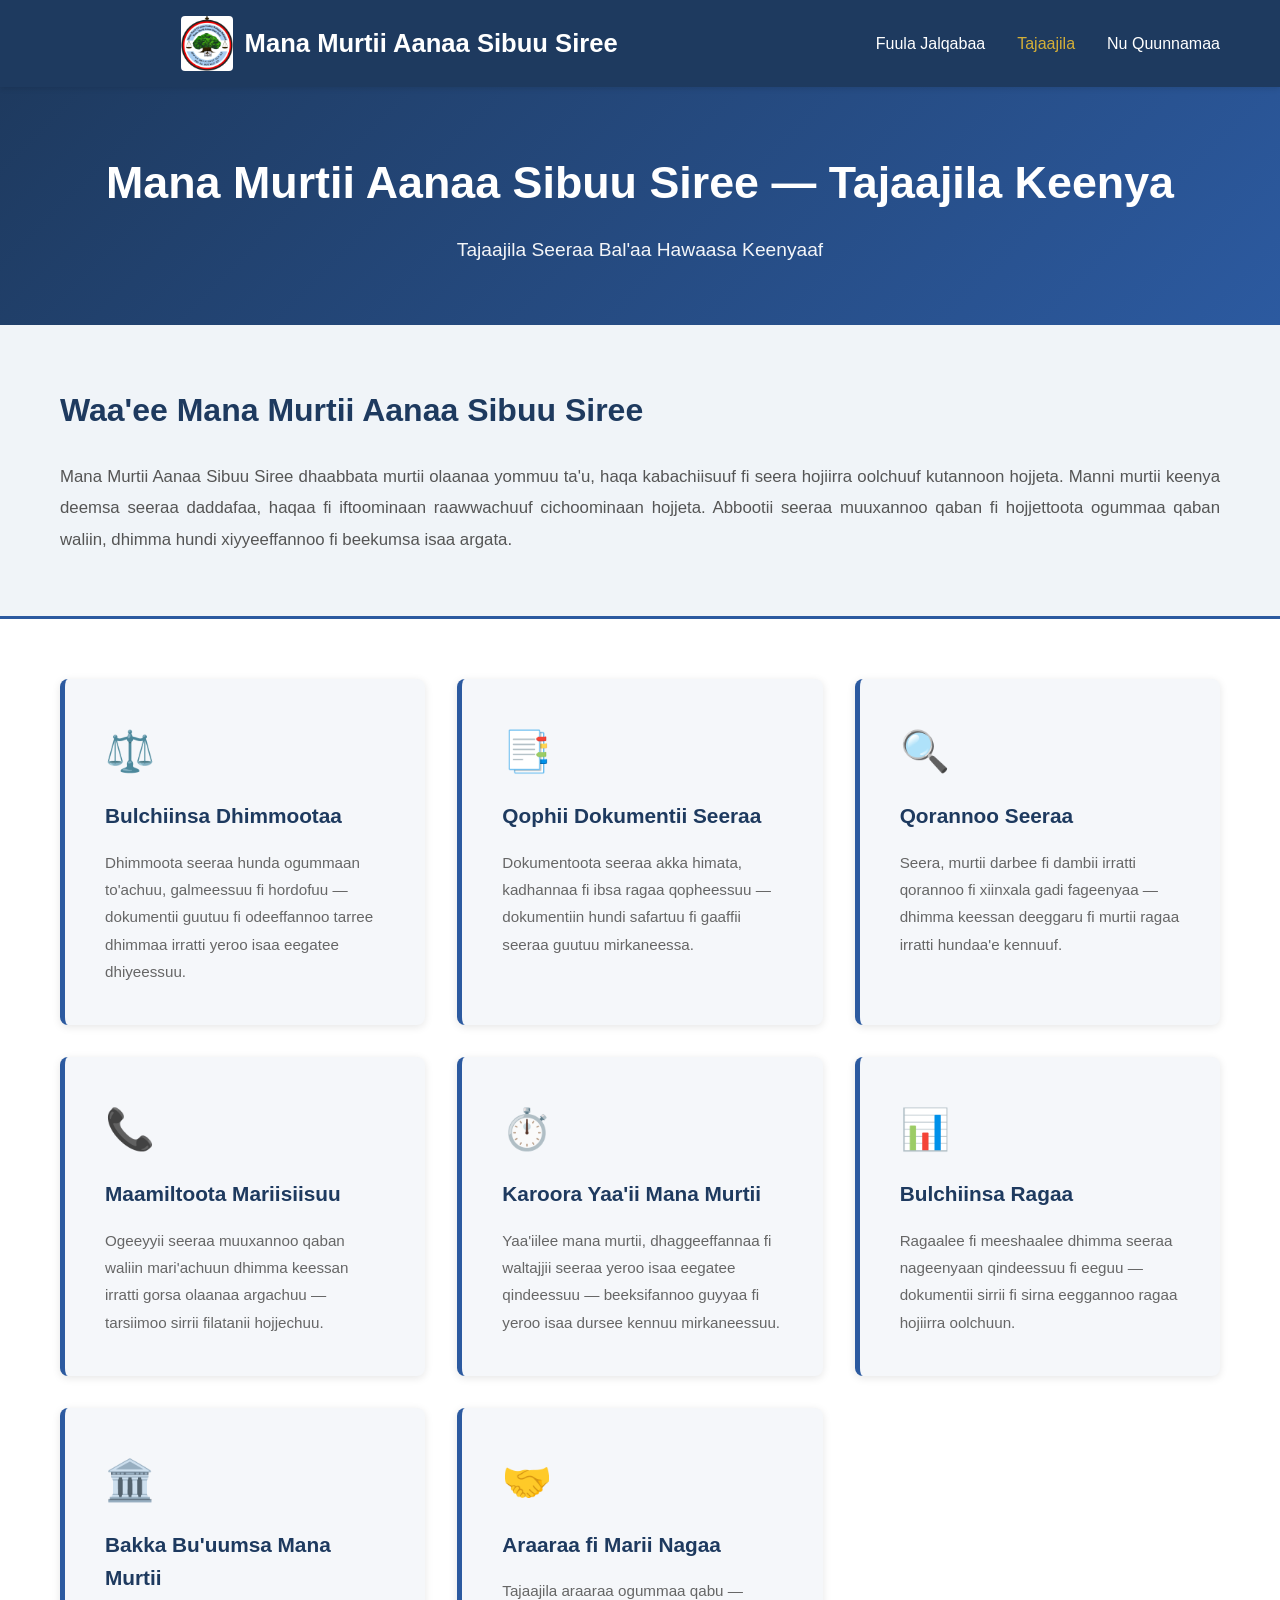
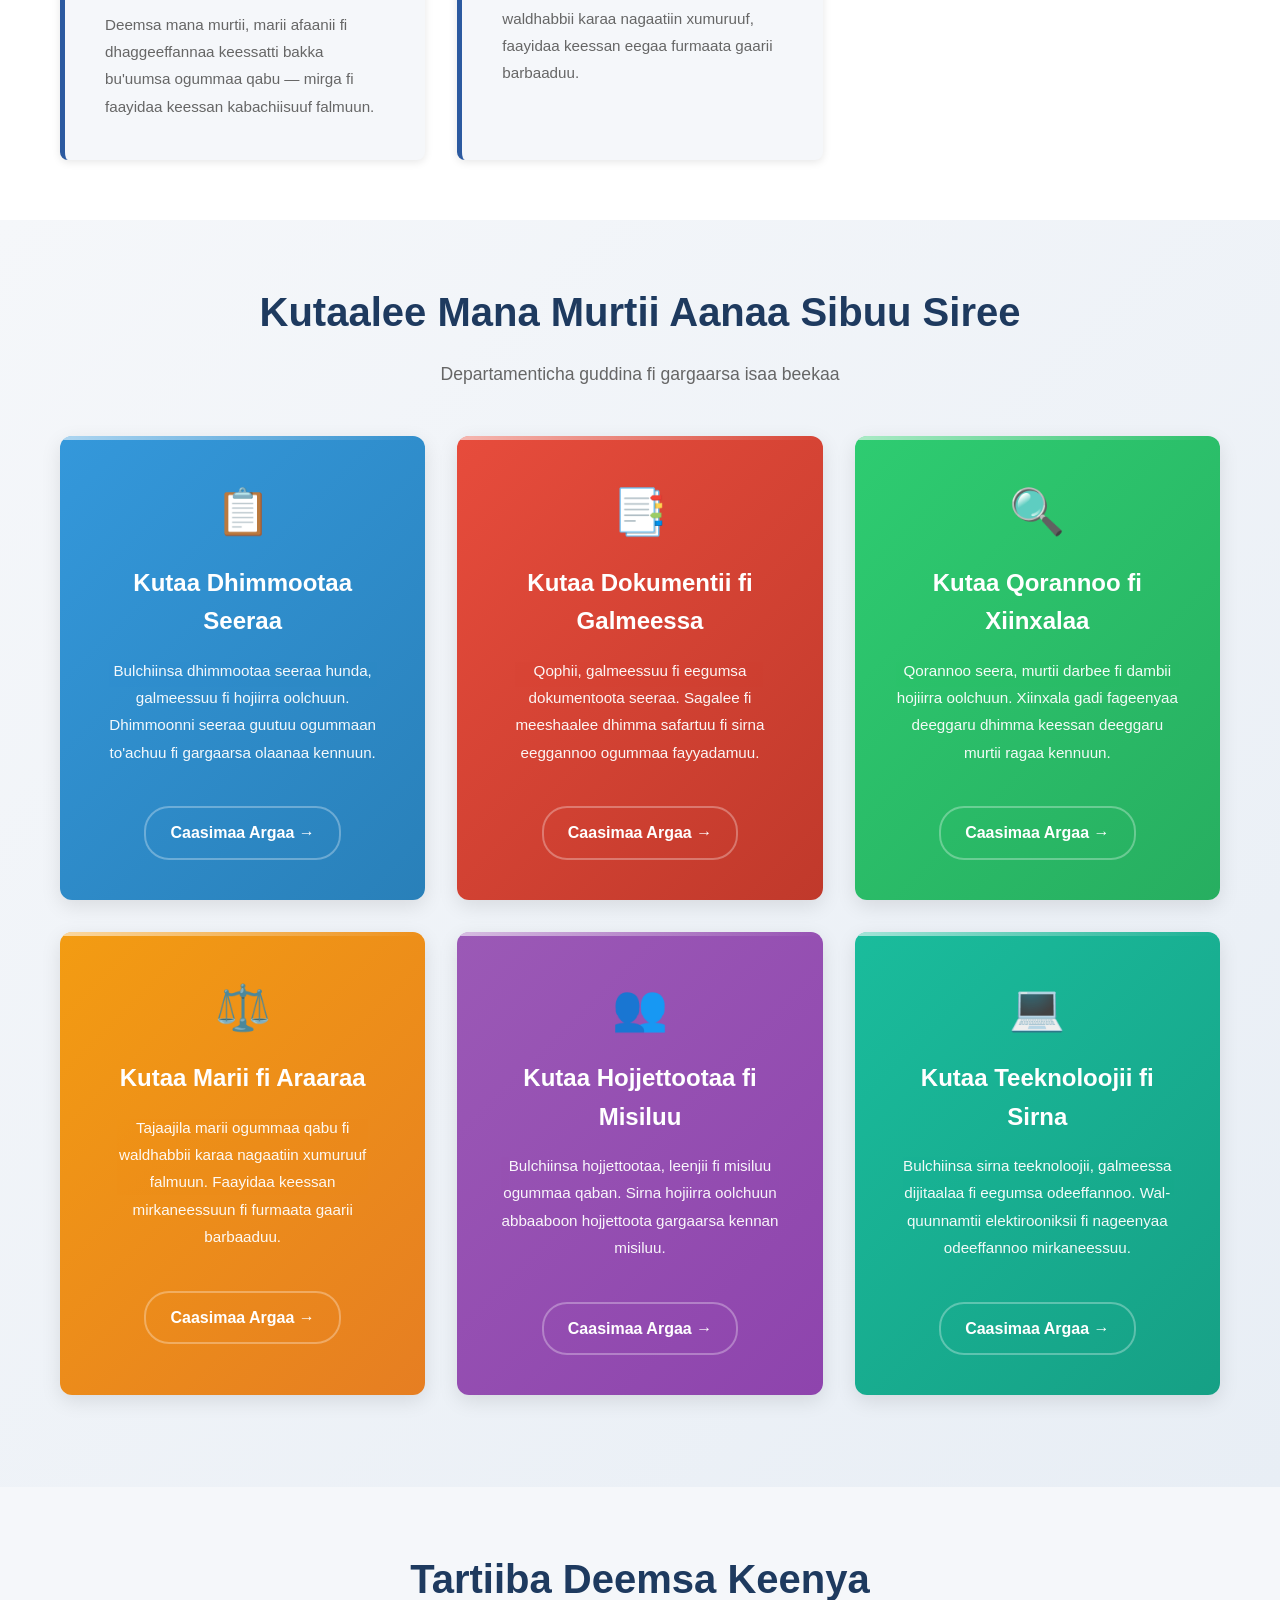
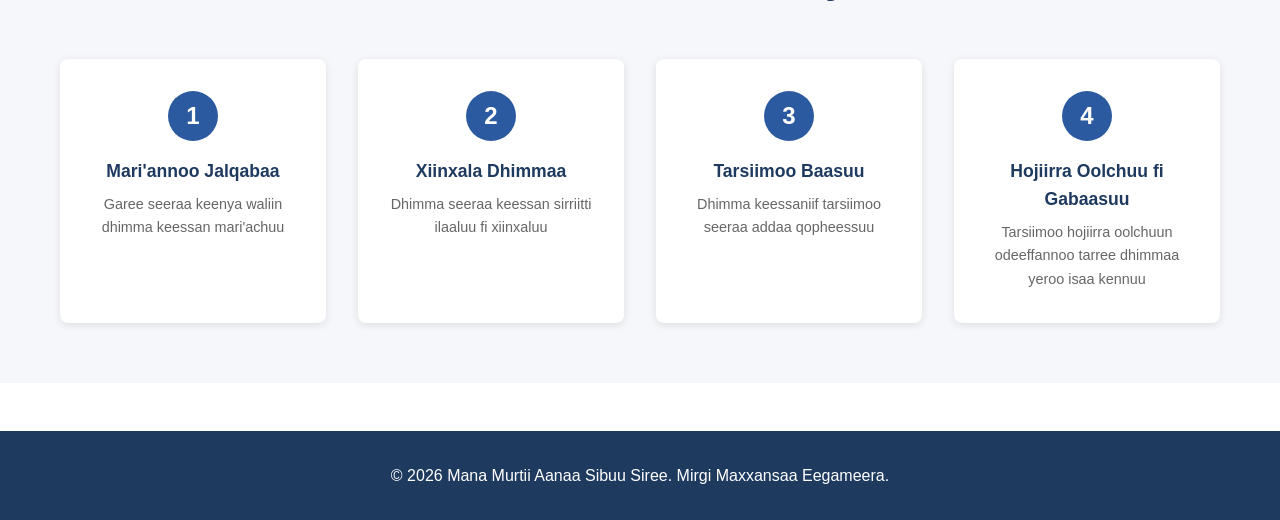
<file: services.html>
<!DOCTYPE html>
<html lang="om">
<head>
    <meta charset="UTF-8">
    <meta name="viewport" content="width=device-width, initial-scale=1.0">
    <title>Tajaajila Keenya - Mana Murtii Aanaa Sibuu Siree</title>
    <link rel="stylesheet" href="styles.css">
</head>
<body>
    <!-- Navigation -->
    <nav class="navbar">
        <div class="nav-container">
            <div class="logo">
                <img src="logo mmass.jpg" alt="Mana Murtii Aanaa Sibuu Siree Logo" class="logo-img">
                <h1>Mana Murtii Aanaa Sibuu Siree</h1>
            </div>
            <ul class="nav-menu">
                <li><a href="index.html">Fuula Jalqabaa</a></li>
                <li><a href="services.html" class="active">Tajaajila</a></li>
                <li><a href="index.html#contact">Nu Quunnamaa</a></li>
            </ul>
        </div>
    </nav>

    <!-- Page Header -->
    <section class="page-header">
        <div class="container">
            <h1>Mana Murtii Aanaa Sibuu Siree — Tajaajila Keenya</h1>
            <p>Tajaajila Seeraa Bal'aa Hawaasa Keenyaaf</p>
        </div>
    </section>

    <!-- Court Introduction -->
    <section class="court-intro">
        <div class="container">
            <h2>Waa'ee Mana Murtii Aanaa Sibuu Siree</h2>
            <p>Mana Murtii Aanaa Sibuu Siree dhaabbata murtii olaanaa yommuu ta'u, haqa kabachiisuuf fi seera hojiirra oolchuuf kutannoon hojjeta. Manni murtii keenya deemsa seeraa daddafaa, haqaa fi iftoominaan raawwachuuf cichoominaan hojjeta. Abbootii seeraa muuxannoo qaban fi hojjettoota ogummaa qaban waliin, dhimma hundi xiyyeeffannoo fi beekumsa isaa argata.</p>
        </div>
    </section>

    <!-- Services Section -->
    <section class="services-section">
        <div class="container">
            <div class="services-grid">

                <!-- Service 1 -->
                <div class="service-card">
                    <div class="service-icon">⚖️</div>
                    <h3>Bulchiinsa Dhimmootaa</h3>
                    <p>Dhimmoota seeraa hunda ogummaan to'achuu, galmeessuu fi hordofuu — dokumentii guutuu fi odeeffannoo tarree dhimmaa irratti yeroo isaa eegatee dhiyeessuu.</p>
                </div>

                <!-- Service 2 -->
                <div class="service-card">
                    <div class="service-icon">📑</div>
                    <h3>Qophii Dokumentii Seeraa</h3>
                    <p>Dokumentoota seeraa akka himata, kadhannaa fi ibsa ragaa qopheessuu — dokumentiin hundi safartuu fi gaaffii seeraa guutuu mirkaneessa.</p>
                </div>

                <!-- Service 3 -->
                <div class="service-card">
                    <div class="service-icon">🔍</div>
                    <h3>Qorannoo Seeraa</h3>
                    <p>Seera, murtii darbee fi dambii irratti qorannoo fi xiinxala gadi fageenyaa — dhimma keessan deeggaru fi murtii ragaa irratti hundaa'e kennuuf.</p>
                </div>

                <!-- Service 4 -->
                <div class="service-card">
                    <div class="service-icon">📞</div>
                    <h3>Maamiltoota Mariisiisuu</h3>
                    <p>Ogeeyyii seeraa muuxannoo qaban waliin mari'achuun dhimma keessan irratti gorsa olaanaa argachuu — tarsiimoo sirrii filatanii hojjechuu.</p>
                </div>

                <!-- Service 5 -->
                <div class="service-card">
                    <div class="service-icon">⏱️</div>
                    <h3>Karoora Yaa'ii Mana Murtii</h3>
                    <p>Yaa'iilee mana murtii, dhaggeeffannaa fi waltajjii seeraa yeroo isaa eegatee qindeessuu — beeksifannoo guyyaa fi yeroo isaa dursee kennuu mirkaneessuu.</p>
                </div>

                <!-- Service 6 -->
                <div class="service-card">
                    <div class="service-icon">📊</div>
                    <h3>Bulchiinsa Ragaa</h3>
                    <p>Ragaalee fi meeshaalee dhimma seeraa nageenyaan qindeessuu fi eeguu — dokumentii sirrii fi sirna eeggannoo ragaa hojiirra oolchuun.</p>
                </div>

                <!-- Service 7 -->
                <div class="service-card">
                    <div class="service-icon">🏛️</div>
                    <h3>Bakka Bu'uumsa Mana Murtii</h3>
                    <p>Deemsa mana murtii, marii afaanii fi dhaggeeffannaa keessatti bakka bu'uumsa ogummaa qabu — mirga fi faayidaa keessan kabachiisuuf falmuun.</p>
                </div>

                <!-- Service 8 -->
                <div class="service-card">
                    <div class="service-icon">🤝</div>
                    <h3>Araaraa fi Marii Nagaa</h3>
                    <p>Tajaajila araaraa ogummaa qabu — waldhabbii karaa nagaatiin xumuruuf, faayidaa keessan eegaa furmaata gaarii barbaaduu.</p>
                </div>

            </div>
        </div>
    </section>

    <!-- Departments Section -->
    <section class="departments-section">
        <div class="container">
            <h2>Kutaalee Mana Murtii Aanaa Sibuu Siree</h2>
            <p class="section-subtitle">Departamenticha guddina fi gargaarsa isaa beekaa</p>
            
            <div class="departments-grid">
                <!-- Department 1 -->
                <div class="department-card dept-color-1">
                    <div class="dept-icon">📋</div>
                    <h3>Kutaa Dhimmootaa Seeraa</h3>
                    <p>Bulchiinsa dhimmootaa seeraa hunda, galmeessuu fi hojiirra oolchuun. Dhimmoonni seeraa guutuu ogummaan to'achuu fi gargaarsa olaanaa kennuun.</p>
                    <a href="#" class="dept-link">Caasimaa Argaa →</a>
                </div>

                <!-- Department 2 -->
                <div class="department-card dept-color-2">
                    <div class="dept-icon">📑</div>
                    <h3>Kutaa Dokumentii fi Galmeessa</h3>
                    <p>Qophii, galmeessuu fi eegumsa dokumentoota seeraa. Sagalee fi meeshaalee dhimma safartuu fi sirna eeggannoo ogummaa fayyadamuu.</p>
                    <a href="#" class="dept-link">Caasimaa Argaa →</a>
                </div>

                <!-- Department 3 -->
                <div class="department-card dept-color-3">
                    <div class="dept-icon">🔍</div>
                    <h3>Kutaa Qorannoo fi Xiinxalaa</h3>
                    <p>Qorannoo seera, murtii darbee fi dambii hojiirra oolchuun. Xiinxala gadi fageenyaa deeggaru dhimma keessan deeggaru murtii ragaa kennuun.</p>
                    <a href="#" class="dept-link">Caasimaa Argaa →</a>
                </div>

                <!-- Department 4 -->
                <div class="department-card dept-color-4">
                    <div class="dept-icon">⚖️</div>
                    <h3>Kutaa Marii fi Araaraa</h3>
                    <p>Tajaajila marii ogummaa qabu fi waldhabbii karaa nagaatiin xumuruuf falmuun. Faayidaa keessan mirkaneessuun fi furmaata gaarii barbaaduu.</p>
                    <a href="#" class="dept-link">Caasimaa Argaa →</a>
                </div>

                <!-- Department 5 -->
                <div class="department-card dept-color-5">
                    <div class="dept-icon">👥</div>
                    <h3>Kutaa Hojjettootaa fi Misiluu</h3>
                    <p>Bulchiinsa hojjettootaa, leenjii fi misiluu ogummaa qaban. Sirna hojiirra oolchuun abbaaboon hojjettoota gargaarsa kennan misiluu.</p>
                    <a href="#" class="dept-link">Caasimaa Argaa →</a>
                </div>

                <!-- Department 6 -->
                <div class="department-card dept-color-6">
                    <div class="dept-icon">💻</div>
                    <h3>Kutaa Teeknoloojii fi Sirna</h3>
                    <p>Bulchiinsa sirna teeknoloojii, galmeessa dijitaalaa fi eegumsa odeeffannoo. Wal-quunnamtii elektirooniksii fi nageenyaa odeeffannoo mirkaneessuu.</p>
                    <a href="#" class="dept-link">Caasimaa Argaa →</a>
                </div>

            </div>
        </div>
    </section>

    <!-- Process Section -->
    <section class="process-section">
        <div class="container">
            <h2>Tartiiba Deemsa Keenya</h2>
            <div class="process-steps">
                <div class="step">
                    <div class="step-number">1</div>
                    <h4>Mari'annoo Jalqabaa</h4>
                    <p>Garee seeraa keenya waliin dhimma keessan mari'achuu</p>
                </div>
                <div class="step">
                    <div class="step-number">2</div>
                    <h4>Xiinxala Dhimmaa</h4>
                    <p>Dhimma seeraa keessan sirriitti ilaaluu fi xiinxaluu</p>
                </div>
                <div class="step">
                    <div class="step-number">3</div>
                    <h4>Tarsiimoo Baasuu</h4>
                    <p>Dhimma keessaniif tarsiimoo seeraa addaa qopheessuu</p>
                </div>
                <div class="step">
                    <div class="step-number">4</div>
                    <h4>Hojiirra Oolchuu fi Gabaasuu</h4>
                    <p>Tarsiimoo hojiirra oolchuun odeeffannoo tarree dhimmaa yeroo isaa kennuu</p>
                </div>
            </div>
        </div>
    </section>

    <!-- Footer -->
    <footer class="footer">
        <div class="container">
            <p>&copy; 2026 Mana Murtii Aanaa Sibuu Siree. Mirgi Maxxansaa Eegameera.</p>
        </div>
    </footer>
</body>
</html>
</file>
<file: styles.css>
/* Global Styles */
* {
    margin: 0;
    padding: 0;
    box-sizing: border-box;
}

html {
    scroll-behavior: smooth;
}

:root {
    --primary-color: #1e3a5f;
    --secondary-color: #2c5aa0;
    --accent-color: #d4af37;
    --text-color: #333;
    --light-bg: #f5f7fa;
    --white: #ffffff;
    --border-color: #ddd;
    --hrm-link-color: #1f85f6;
    --hrm-link-bg: rgba(31, 133, 246, 0.08);
    --btn-secondary-bg: #fafafa;
    --btn-secondary-border: #1e3a5f;
    --btn-secondary-color: #1e3a5f;
}

body {
    font-family: 'Segoe UI', Tahoma, Geneva, Verdana, sans-serif;
    line-height: 1.6;
    color: var(--text-color);
    background-color: var(--white);
    overflow-x: hidden;
}

img {
    max-width: 100%;
    height: auto;
}

.container {
    max-width: 1200px;
    margin: 0 auto;
    padding: 0 20px;
}

.nav-social a.hrm-link,
.btn-secondary {
    display: inline-block;
    margin-left: 0.75rem;
    padding: 0.75rem 1rem;
    border-radius: 999px;
    text-decoration: none;
    font-weight: 600;
}

.nav-social a.hrm-link {
    background-color: var(--hrm-link-bg);
    color: var(--hrm-link-color);
    border: 1px solid rgba(31, 133, 246, 0.25);
}

.hero-buttons {
    display: flex;
    flex-wrap: wrap;
    gap: 1rem;
    justify-content: center;
    margin-top: 2rem;
}

.btn-secondary {
    background-color: var(--btn-secondary-bg);
    color: var(--btn-secondary-color);
    border: 1px solid var(--btn-secondary-border);
}

.btn-secondary:hover,
.nav-social a.hrm-link:hover {
    opacity: 0.9;
}

/* Mission & Vision Section */
.mission-vision {
    padding: 60px 20px;
    background-color: var(--light-bg);
}

.mission-vision h2 {
    text-align: center;
    font-size: 2.5rem;
    margin-bottom: 3rem;
    color: var(--primary-color);
}

/* Departments Section */
.departments-section {
    padding: 60px 20px;
    background: linear-gradient(135deg, #f5f7fa 0%, #e8eef5 100%);
}

.departments-section h2 {
    text-align: center;
    font-size: 2.5rem;
    margin-bottom: 1rem;
    color: var(--primary-color);
}

.section-subtitle {
    text-align: center;
    font-size: 1.1rem;
    color: #666;
    margin-bottom: 3rem;
}

.departments-grid {
    display: grid;
    grid-template-columns: repeat(auto-fit, minmax(300px, 1fr));
    gap: 2rem;
    margin-bottom: 2rem;
}

@media (max-width: 768px) {
    .departments-grid {
        grid-template-columns: 1fr;
    }
}

.department-card {
    border-radius: 12px;
    padding: 2.5rem;
    text-align: center;
    box-shadow: 0 6px 20px rgba(0, 0, 0, 0.1);
    transition: transform 0.3s ease, box-shadow 0.3s ease;
    position: relative;
    overflow: hidden;
}

.department-card::before {
    content: '';
    position: absolute;
    top: 0;
    left: 0;
    right: 0;
    height: 4px;
    background: linear-gradient(90deg, currentColor, transparent);
    opacity: 0.6;
}

.department-card:hover {
    transform: translateY(-8px);
    box-shadow: 0 12px 30px rgba(0, 0, 0, 0.15);
}

.dept-color-1 {
    background: linear-gradient(135deg, #3498db 0%, #2980b9 100%);
    color: white;
}

.dept-color-2 {
    background: linear-gradient(135deg, #e74c3c 0%, #c0392b 100%);
    color: white;
}

.dept-color-3 {
    background: linear-gradient(135deg, #2ecc71 0%, #27ae60 100%);
    color: white;
}

.dept-color-4 {
    background: linear-gradient(135deg, #f39c12 0%, #e67e22 100%);
    color: white;
}

.dept-color-5 {
    background: linear-gradient(135deg, #9b59b6 0%, #8e44ad 100%);
    color: white;
}

.dept-color-6 {
    background: linear-gradient(135deg, #1abc9c 0%, #16a085 100%);
    color: white;
}

.dept-icon {
    font-size: 3rem;
    margin-bottom: 1rem;
    display: block;
}

.department-card h3 {
    font-size: 1.5rem;
    margin-bottom: 1rem;
    font-weight: 600;
}

.department-card p {
    line-height: 1.8;
    font-size: 0.95rem;
    margin-bottom: 1.5rem;
    opacity: 0.95;
}

.dept-link {
    display: inline-block;
    color: white;
    text-decoration: none;
    font-weight: 600;
    padding: 0.75rem 1.5rem;
    border: 2px solid rgba(255, 255, 255, 0.3);
    border-radius: 25px;
    transition: all 0.3s ease;
    margin-top: 1rem;
}

.dept-link:hover {
    border-color: rgba(255, 255, 255, 0.8);
    background: rgba(255, 255, 255, 0.1);
    transform: translateX(5px);
}

.mv-grid {
    display: grid;
    grid-template-columns: repeat(auto-fit, minmax(280px, 1fr));
    gap: 2rem;
}

.mv-card {
    background: var(--white);
    border-radius: 10px;
    padding: 2.5rem;
    text-align: center;
    box-shadow: 0 4px 15px rgba(0,0,0,0.08);
    transition: transform 0.3s ease;
}

.mv-card:hover {
    transform: translateY(-6px);
}

.mv-card.mission {
    border-top: 5px solid var(--secondary-color);
}

.mv-card.vision {
    border-top: 5px solid var(--accent-color);
}

.mv-icon {
    font-size: 3rem;
    margin-bottom: 1rem;
}

.mv-card h3 {
    color: var(--primary-color);
    font-size: 1.5rem;
    margin-bottom: 1rem;
}

.mv-card p {
    color: #555;
    line-height: 1.9;
    font-size: 1rem;
}

/* Marquee Band */
.marquee-wrap {
    background: linear-gradient(90deg, var(--accent-color), #f0c53c, var(--accent-color));
    overflow: hidden;
    padding: 0.55rem 0;
    white-space: nowrap;
    border-bottom: 2px solid var(--primary-color);
}

.marquee-track {
    display: inline-flex;
    animation: marquee-move 30s linear infinite;
}

.marquee-track:hover {
    animation-play-state: paused;
}

.marquee-track span {
    color: var(--primary-color);
    font-weight: 700;
    font-size: 1rem;
    padding: 0 3rem;
    border-right: 2px solid var(--primary-color);
}

@keyframes marquee-move {
    0%   { transform: translateX(0); }
    100% { transform: translateX(-50%); }
}

/* Ticker / Marquee */
.ticker-wrap {
    display: flex;
    align-items: center;
    background-color: var(--primary-color);
    border-top: 3px solid var(--accent-color);
    border-bottom: 3px solid var(--accent-color);
    overflow: hidden;
    white-space: nowrap;
    padding: 0;
}

.ticker-label {
    background-color: var(--accent-color);
    color: var(--primary-color);
    font-weight: 700;
    font-size: 0.95rem;
    padding: 0.7rem 1.2rem;
    white-space: nowrap;
    flex-shrink: 0;
    z-index: 1;
}

.ticker-content {
    overflow: hidden;
    flex: 1;
}

.ticker-items {
    display: inline-flex;
    gap: 0;
    animation: ticker-scroll 40s linear infinite;
}

.ticker-items:hover {
    animation-play-state: paused;
}

.ticker-items span {
    color: var(--white);
    font-size: 0.95rem;
    font-weight: 500;
    padding: 0.7rem 2rem;
    border-right: 1px solid rgba(255,255,255,0.2);
    display: inline-block;
}

.ticker-items span:hover {
    color: var(--accent-color);
}

@keyframes ticker-scroll {
    0%   { transform: translateX(0); }
    100% { transform: translateX(-50%); }
}

/* Navigation */
.navbar {
    background-color: var(--primary-color);
    color: var(--white);
    padding: 1rem 0;
    position: sticky;
    top: 0;
    z-index: 100;
    box-shadow: 0 2px 5px rgba(0,0,0,0.1);
}

.nav-container {
    max-width: 1200px;
    margin: 0 auto;
    padding: 0 20px;
    display: flex;
    align-items: center;
    gap: 1rem;
    flex-wrap: wrap;
}

.logo {
    display: flex;
    align-items: center;
    gap: 0.75rem;
    margin: 0 auto;
}

.logo-img {
    display: block;
    margin: 0 auto;
    height: 55px;
    width: auto;
    border-radius: 4px;
    object-fit: contain;
}

.nav-menu {
    margin-left: auto;
}

.logo h1 {
    font-size: clamp(1.2rem, 2vw, 1.8rem);
    font-weight: 700;
}

.nav-menu {
    display: flex;
    list-style: none;
    gap: 2rem;
    flex-wrap: wrap;
    justify-content: flex-end;
}

.nav-menu a {
    color: var(--white);
    text-decoration: none;
    font-weight: 500;
    transition: color 0.3s ease;
}

.nav-menu a:hover,
.nav-menu a.active {
    color: var(--accent-color);
}

/* Navbar social link (Telegram) */
.nav-social {
    margin-left: 1rem;
    display: flex;
    align-items: center;
}

.telegram-link {
    color: var(--white);
    text-decoration: none;
    font-weight: 700;
    padding: 6px 10px;
    border-radius: 6px;
    border: 1px solid rgba(255,255,255,0.08);
    display: inline-flex;
    gap: 0.5rem;
    align-items: center;
}

.telegram-link:hover {
    color: var(--accent-color);
    background: rgba(255,255,255,0.03);
}

.googlemeet-link {
    color: var(--white);
    text-decoration: none;
    font-weight: 700;
    padding: 6px 10px;
    border-radius: 6px;
    border: 1px solid rgba(255,255,255,0.08);
    display: inline-flex;
    gap: 0.5rem;
    align-items: center;
    margin-left: 1rem;
}

.googlemeet-link:hover {
    color: #4285F4;
    background: rgba(66, 133, 244, 0.1);
    border-color: rgba(66, 133, 244, 0.3);
}

/* Hero Section */
.hero {
    background: linear-gradient(135deg, var(--primary-color) 0%, var(--secondary-color) 100%);
    color: var(--white);
    padding: clamp(64px, 10vw, 100px) 20px;
    text-align: center;
}

.hero-content h1 {
    font-size: clamp(2rem, 5vw, 3rem);
    margin-bottom: 1rem;
}

.hero-content p {
    font-size: clamp(1rem, 2vw, 1.3rem);
    margin-bottom: 2rem;
    opacity: 0.95;
}

/* Buttons */
.btn {
    display: inline-block;
    padding: 12px 30px;
    text-decoration: none;
    border-radius: 5px;
    font-weight: 600;
    transition: all 0.3s ease;
    cursor: pointer;
    border: none;
}

.btn-primary {
    background-color: var(--accent-color);
    color: var(--primary-color);
}

.btn-primary:hover {
    background-color: #f0c53c;
    transform: translateY(-2px);
}

/* Features Section */
.features {
    padding: 60px 20px;
    background-color: var(--light-bg);
}

.features h2 {
    text-align: center;
    font-size: clamp(1.7rem, 4vw, 2.5rem);
    margin-bottom: 0.8rem;
    color: var(--primary-color);
}

.features-sub {
    text-align: center;
    color: var(--secondary-color);
    font-size: 1.1rem;
    font-weight: 600;
    margin-bottom: 3rem;
}

.features-grid {
    display: grid;
    grid-template-columns: repeat(auto-fit, minmax(250px, 1fr));
    gap: 2rem;
}

.feature-card {
    background: var(--white);
    padding: 2rem;
    border-radius: 8px;
    text-align: center;
    box-shadow: 0 2px 10px rgba(0,0,0,0.1);
    transition: transform 0.3s ease;
}

.feature-card:hover {
    transform: translateY(-10px);
}

.feature-card .icon {
    font-size: 3rem;
    margin-bottom: 1rem;
}

.feature-card h3 {
    color: var(--primary-color);
    margin-bottom: 1rem;
    font-size: 1.3rem;
}

.feature-card p {
    color: #666;
    line-height: 1.8;
}

/* About Section */
.about {
    padding: 60px 20px;
    background-color: var(--white);
}

.about .container {
    max-width: 800px;
}

.about-inner {
    display: flex;
    align-items: center;
    gap: 2.5rem;
    flex-wrap: wrap;
}

.president-block {
    display: flex;
    flex-direction: column;
    align-items: center;
    text-align: center;
    flex-shrink: 0;
}

/* Animated president photo */
.animate-photo {
    animation: photo-float 3s ease-in-out infinite, photo-glow 3s ease-in-out infinite;
    transform-origin: center;
}

.animate-photo:hover {
    animation-play-state: paused;
    transform: scale(1.05);
    transition: transform 0.3s ease;
}

@keyframes photo-float {
    0%   { transform: translateY(0px); }
    50%  { transform: translateY(-12px); }
    100% { transform: translateY(0px); }
}

@keyframes photo-glow {
    0%   { box-shadow: 0 4px 15px rgba(30, 58, 95, 0.3); }
    50%  { box-shadow: 0 8px 30px rgba(44, 90, 160, 0.6), 0 0 20px rgba(212, 175, 55, 0.4); }
    100% { box-shadow: 0 4px 15px rgba(30, 58, 95, 0.3); }
}

.president-name {
    margin-top: 0.8rem;
    background: var(--primary-color);
    color: var(--white);
    padding: 0.6rem 1.2rem;
    border-radius: 6px;
    max-width: 280px;
}

.president-name h3 {
    font-size: 1rem;
    font-weight: 700;
    margin-bottom: 0.2rem;
}

.president-role {
    font-size: 0.85rem;
    color: var(--accent-color);
    font-weight: 600;
}

.about-photo {
    width: 280px;
    height: auto;
    border-radius: 8px;
    object-fit: cover;
    box-shadow: 0 4px 15px rgba(0,0,0,0.15);
    flex-shrink: 0;
}

.about-text {
    flex: 1;
    min-width: 200px;
}

.about-admin {
    display: flex;
    align-items: center;
    gap: 1rem;
    margin-top: 1.5rem;
    background: var(--light-bg);
    padding: 1rem 1.5rem;
    border-radius: 8px;
    border-left: 4px solid var(--secondary-color);
}

.admin-photo {
    width: 70px;
    height: 70px;
    object-fit: cover;
    border-radius: 50%;
    border: 3px solid var(--secondary-color);
    flex-shrink: 0;
}

.admin-info h3 {
    color: var(--primary-color);
    font-size: 1rem;
    margin-bottom: 0.2rem;
}

.admin-role {
    color: var(--secondary-color);
    font-weight: 600;
    font-size: 0.9rem;
}

.about h2 {
    text-align: center;
    font-size: clamp(1.7rem, 4vw, 2.5rem);
    margin-bottom: 2rem;
    color: var(--primary-color);
}

.about p {
    font-size: 1.1rem;
    margin-bottom: 1.5rem;
    line-height: 1.8;
    color: #555;
    text-align: justify;
}

/* Contact Section */
.contact {
    padding: 60px 20px;
    background-color: var(--light-bg);
}

.contact h2 {
    text-align: center;
    font-size: clamp(1.7rem, 4vw, 2.5rem);
    margin-bottom: 3rem;
    color: var(--primary-color);
}

.contact-info {
    display: grid;
    grid-template-columns: repeat(auto-fit, minmax(200px, 1fr));
    gap: 2rem;
    text-align: center;
}

.info-item h4 {
    color: var(--primary-color);
    margin-bottom: 1rem;
    font-size: 1.1rem;
}

.info-item p {
    color: #666;
    line-height: 1.8;
}

.info-item a {
    color: var(--secondary-color);
    text-decoration: none;
    font-weight: 500;
    word-break: break-all;
}

.info-item a:hover {
    color: var(--accent-color);
    text-decoration: underline;
}

/* Page Header */
.page-header {
    background: linear-gradient(135deg, var(--primary-color) 0%, var(--secondary-color) 100%);
    color: var(--white);
    padding: 60px 20px;
    text-align: center;
}

.page-header h1 {
    font-size: clamp(1.8rem, 4.5vw, 2.8rem);
    margin-bottom: 1rem;
}

.page-header p {
    font-size: clamp(1rem, 2vw, 1.2rem);
    opacity: 0.95;
}

/* Services Section */
.services-section {
    padding: 60px 20px;
    background-color: var(--white);
}

.services-grid {
    display: grid;
    grid-template-columns: repeat(auto-fit, minmax(300px, 1fr));
    gap: 2rem;
}

.service-card {
    background: var(--light-bg);
    padding: 2.5rem;
    border-radius: 8px;
    border-left: 5px solid var(--secondary-color);
    transition: all 0.3s ease;
    box-shadow: 0 2px 8px rgba(0,0,0,0.1);
}

.service-card:hover {
    transform: translateY(-5px);
    box-shadow: 0 5px 15px rgba(0,0,0,0.15);
    background-color: var(--white);
}

.service-icon {
    font-size: 2.5rem;
    margin-bottom: 1rem;
}

.service-card h3 {
    color: var(--primary-color);
    margin-bottom: 1rem;
    font-size: 1.3rem;
}

.service-card p {
    color: #666;
    line-height: 1.8;
    font-size: 0.95rem;
}

/* Process Section */
.process-section {
    padding: 60px 20px;
    background-color: var(--light-bg);
}

.process-section h2 {
    text-align: center;
    font-size: clamp(1.7rem, 4vw, 2.5rem);
    margin-bottom: 3rem;
    color: var(--primary-color);
}

.process-steps {
    display: grid;
    grid-template-columns: repeat(auto-fit, minmax(200px, 1fr));
    gap: 2rem;
}

.step {
    text-align: center;
    padding: 2rem;
    background: var(--white);
    border-radius: 8px;
    box-shadow: 0 2px 8px rgba(0,0,0,0.1);
}

.step-number {
    display: inline-block;
    width: 50px;
    height: 50px;
    background-color: var(--secondary-color);
    color: var(--white);
    border-radius: 50%;
    line-height: 50px;
    font-size: 1.5rem;
    font-weight: bold;
    margin-bottom: 1rem;
}

.step h4 {
    color: var(--primary-color);
    margin-bottom: 0.5rem;
    font-size: 1.1rem;
}

.step p {
    color: #666;
    font-size: 0.9rem;
}

/* Team Slider */
.team {
    padding: 60px 20px;
    background-color: var(--light-bg);
    overflow: hidden;
}

.team h2 {
    text-align: center;
    font-size: 2.5rem;
    margin-bottom: 2rem;
    color: var(--primary-color);
}

.team-slider-wrap {
    position: relative;
    overflow: hidden;
    border-radius: 12px;
    max-width: 900px;
    margin: 0 auto;
}

.team-slider {
    display: flex;
    transition: transform 1.2s cubic-bezier(0.77, 0, 0.175, 1);
}

.team-slide {
    min-width: 100%;
    display: flex;
    align-items: center;
    gap: 2rem;
    background: var(--white);
    padding: 2.5rem;
    border-radius: 12px;
    box-shadow: 0 4px 20px rgba(0,0,0,0.1);
    flex-wrap: wrap;
}

.team-slide .team-photo {
    width: 180px;
    height: 180px;
    object-fit: cover;
    border-radius: 50%;
    border: 4px solid var(--secondary-color);
    flex-shrink: 0;
    animation: photo-float 3s ease-in-out infinite;
}

.team-slide-info {
    flex: 1;
    min-width: 200px;
}

.team-slide-info h3 {
    color: var(--primary-color);
    font-size: 1.4rem;
    margin-bottom: 0.3rem;
}

.slider-btn {
    position: absolute;
    top: 50%;
    transform: translateY(-50%);
    background: var(--primary-color);
    color: var(--white);
    border: none;
    border-radius: 50%;
    width: 44px;
    height: 44px;
    font-size: 1.3rem;
    cursor: pointer;
    z-index: 10;
    transition: background 0.3s ease, transform 0.2s ease;
    display: flex;
    align-items: center;
    justify-content: center;
}

.slider-btn:hover {
    background: var(--accent-color);
    color: var(--primary-color);
    transform: translateY(-50%) scale(1.1);
}

.prev-btn { left: 8px; }
.next-btn { right: 8px; }

.slider-dots {
    text-align: center;
    margin-top: 1rem;
    display: flex;
    justify-content: center;
    gap: 0.5rem;
}

.dot {
    width: 12px;
    height: 12px;
    border-radius: 50%;
    background: var(--border-color);
    cursor: pointer;
    transition: background 0.3s ease, transform 0.3s ease;
    display: inline-block;
}

.dot.active {
    background: var(--secondary-color);
    transform: scale(1.3);
}

/* Work Process Section */
.work-process {
    padding: 60px 20px;
    background-color: var(--light-bg);
}

.work-process h2 {
    text-align: center;
    font-size: clamp(1.7rem, 4vw, 2.5rem);
    margin-bottom: 0.8rem;
    color: var(--primary-color);
}

.wp-sub {
    text-align: center;
    color: var(--secondary-color);
    font-size: 1.05rem;
    font-weight: 600;
    margin-bottom: 3rem;
}

.wp-grid {
    display: grid;
    grid-template-columns: repeat(auto-fit, minmax(320px, 1fr));
    gap: 2.5rem;
}

.wp-section {
    background: var(--white);
    border-radius: 12px;
    overflow: hidden;
    box-shadow: 0 4px 15px rgba(0,0,0,0.1);
}

.wp-header {
    padding: 1.8rem;
    text-align: center;
    color: var(--white);
}

.wp-header.mudama {
    background: linear-gradient(135deg, var(--primary-color), var(--secondary-color));
}

.wp-header.sivil {
    background: linear-gradient(135deg, #2e7d32, #43a047);
}

.wp-icon {
    font-size: 2.5rem;
    display: block;
    margin-bottom: 0.5rem;
}

.wp-header h3 {
    font-size: 1.4rem;
    margin-bottom: 0.3rem;
}

.wp-tagline {
    font-size: 0.9rem;
    opacity: 0.85;
}

.wp-steps {
    padding: 1.5rem;
    display: flex;
    flex-direction: column;
    gap: 1rem;
}

.wp-step {
    display: flex;
    align-items: flex-start;
    gap: 1rem;
    padding: 0.8rem;
    border-radius: 8px;
    background: var(--light-bg);
    transition: transform 0.2s ease;
}

.wp-step:hover {
    transform: translateX(5px);
}

.wp-num {
    min-width: 36px;
    height: 36px;
    border-radius: 50%;
    background: var(--secondary-color);
    color: var(--white);
    font-weight: 700;
    font-size: 1rem;
    display: flex;
    align-items: center;
    justify-content: center;
    flex-shrink: 0;
}

.wp-header.sivil ~ .wp-steps .wp-num,
.wp-section:last-child .wp-num {
    background: #43a047;
}

.wp-info h4 {
    color: var(--primary-color);
    font-size: 0.95rem;
    margin-bottom: 0.2rem;
}

.wp-info p {
    color: #666;
    font-size: 0.88rem;
    line-height: 1.6;
}

/* Departments Section */
.departments {
    padding: 60px 20px;
    background-color: var(--white);
}

.departments h2 {
    text-align: center;
    font-size: clamp(1.7rem, 4vw, 2.5rem);
    margin-bottom: 0.8rem;
    color: var(--primary-color);
}

.dept-sub {
    text-align: center;
    color: var(--secondary-color);
    font-size: 1.1rem;
    font-weight: 600;
    margin-bottom: 3rem;
}

.dept-grid {
    display: grid;
    grid-template-columns: repeat(auto-fit, minmax(260px, 1fr));
    gap: 2rem;
}

.dept-card {
    background: var(--light-bg);
    border-radius: 10px;
    padding: 2rem;
    border-top: 5px solid var(--secondary-color);
    box-shadow: 0 4px 12px rgba(0,0,0,0.08);
    transition: transform 0.3s ease, box-shadow 0.3s ease;
}

/* Dept card entrance animation */
.animate-dept {
    opacity: 0;
    transform: translateY(50px);
    transition: opacity 0.6s ease, transform 0.6s ease, box-shadow 0.3s ease;
}

.animate-dept.visible {
    opacity: 1;
    transform: translateY(0);
}

.animate-dept:hover {
    transform: translateY(-6px) scale(1.02);
    box-shadow: 0 12px 28px rgba(0,0,0,0.15);
    border-top-color: var(--accent-color);
}

.dept-icon {
    font-size: 2.8rem;
    margin-bottom: 1rem;
    text-align: center;
}

.dept-card h3 {
    color: var(--primary-color);
    font-size: 1.15rem;
    margin-bottom: 1rem;
    text-align: center;
    border-bottom: 2px solid var(--accent-color);
    padding-bottom: 0.5rem;
}

.dept-card ul {
    padding-left: 1.2rem;
    color: #555;
    font-size: 0.93rem;
    line-height: 2;
}

.dept-card ul li {
    margin-bottom: 0.2rem;
}

/* Team Section */
.team {
    padding: 60px 20px;
    background-color: var(--white);
}

.team h2 {
    text-align: center;
    font-size: clamp(1.7rem, 4vw, 2.5rem);
    margin-bottom: 3rem;
    color: var(--primary-color);
}

.team-grid {
    display: flex;
    flex-wrap: wrap;
    justify-content: center;
    gap: 2rem;
}

.team-card {
    text-align: center;
    background: var(--light-bg);
    border-radius: 10px;
    padding: 2rem;
    width: 100%;
    max-width: 600px;
    box-shadow: 0 4px 12px rgba(0,0,0,0.1);
    transition: transform 0.3s ease;
}

.team-card:hover {
    transform: translateY(-6px);
}

.team-photo {
    width: 160px;
    height: 160px;
    object-fit: cover;
    border-radius: 50%;
    border: 4px solid var(--secondary-color);
    margin-bottom: 1rem;
}

.team-card h3 {
    color: var(--primary-color);
    font-size: 1.1rem;
    margin-bottom: 0.3rem;
}

.team-role {
    color: var(--secondary-color);
    font-weight: 600;
    font-size: 0.95rem;
    margin-bottom: 1rem;
}

.team-desc {
    text-align: left;
    margin-top: 1rem;
}

.team-desc p {
    color: #555;
    font-size: 0.95rem;
    line-height: 1.8;
    margin-bottom: 0.8rem;
}

.team-desc ul {
    padding-left: 1.2rem;
    color: #555;
    font-size: 0.93rem;
    line-height: 2;
}

.team-desc ul li {
    margin-bottom: 0.3rem;
}

/* Footer */
.footer {
    background-color: var(--primary-color);
    color: var(--white);
    text-align: center;
    padding: 2rem;
    margin-top: 3rem;
}

.footer-web {
    margin-top: 0.5rem;
    font-size: 1rem;
}

.footer-link {
    color: var(--accent-color);
    text-decoration: none;
    font-weight: 700;
    letter-spacing: 0.5px;
    transition: color 0.3s ease;
}

.footer-link:hover {
    color: #fff;
    text-decoration: underline;
}

.marquee-link {
    color: var(--primary-color);
    font-weight: 800;
    background: rgba(255,255,255,0.4);
    padding: 0.1rem 0.5rem;
    border-radius: 4px;
    text-decoration: none;
    margin-left: 0.5rem;
    transition: background 0.3s ease;
}

.marquee-link:hover {
    background: rgba(255,255,255,0.7);
}

/* Court Introduction Section */
.court-intro {
    padding: 60px 20px;
    background-color: #f0f4f8;
    border-bottom: 3px solid var(--secondary-color);
}

.court-intro h2 {
    color: var(--primary-color);
    font-size: clamp(1.4rem, 3vw, 2rem);
    margin-bottom: 1.5rem;
}

.court-intro p {
    color: #555;
    font-size: 1.05rem;
    line-height: 1.9;
    text-align: justify;
}

/* Responsive Design */
@media (max-width: 768px) {
    .container {
        padding: 0 16px;
    }

    .nav-container {
        justify-content: center;
    }

    .logo {
        width: 100%;
        justify-content: center;
    }

    .nav-menu {
        width: 100%;
        justify-content: center;
        gap: 0.8rem 1.2rem;
        font-size: 0.9rem;
    }

    .hero-content h1 {
        font-size: 2rem;
    }

    .hero-content p {
        font-size: 1rem;
    }

    .features h2,
    .about h2,
    .contact h2,
    .page-header h1,
    .process-section h2 {
        font-size: 2rem;
    }

    .page-header h1 {
        font-size: 1.8rem;
    }

    .features-grid,
    .services-grid,
    .process-steps,
    .mv-grid,
    .wp-grid,
    .dept-grid,
    .contact-info {
        grid-template-columns: 1fr;
    }

    .about-inner {
        flex-direction: column;
        align-items: center;
    }

    .about-photo {
        width: 100%;
        max-width: 340px;
    }

    .team-slide {
        padding: 1.5rem;
        text-align: center;
        justify-content: center;
    }

    .team-slide .team-photo {
        width: 140px;
        height: 140px;
    }

    .slider-btn {
        width: 38px;
        height: 38px;
        font-size: 1rem;
    }

    .prev-btn { left: 4px; }
    .next-btn { right: 4px; }

    .marquee-track span,
    .ticker-items span {
        font-size: 0.9rem;
        padding: 0 1.25rem;
    }

    .ticker-label {
        padding: 0.7rem 0.9rem;
        font-size: 0.85rem;
    }

    .page-header,
    .court-intro,
    .services-section,
    .process-section,
    .contact,
    .features,
    .mission-vision,
    .about,
    .departments,
    .team,
    .work-process {
        padding-top: 48px;
        padding-bottom: 48px;
    }

    .contact-info {
        grid-template-columns: 1fr;
    }
}

@media (max-width: 480px) {
    .nav-container {
        padding: 0 14px;
    }

    .nav-menu {
        flex-direction: column;
        align-items: center;
        gap: 0.5rem;
    }

    .logo h1 {
        font-size: 1.3rem;
    }

    .hero-content h1 {
        font-size: 1.5rem;
    }

    .hero-content p {
        font-size: 0.9rem;
    }

    .features h2,
    .about h2,
    .contact h2,
    .process-section h2 {
        font-size: 1.5rem;
    }

    .marquee-wrap,
    .ticker-wrap {
        font-size: 0.85rem;
    }

    .service-card,
    .feature-card,
    .mv-card,
    .dept-card,
    .step,
    .wp-section,
    .team-card {
        padding-left: 1.25rem;
        padding-right: 1.25rem;
    }

    .team-slide-info,
    .about-text,
    .wp-info,
    .dept-card ul {
        min-width: 0;
    }
}

/* Logo Center Section */
.logo-center-section {
    overflow: hidden;
    padding: 30px 0;
    background: linear-gradient(135deg, var(--light-bg) 0%, #e8eef5 100%);
    border-top: 3px solid var(--accent-color);
    border-bottom: 3px solid var(--accent-color);
}

.logo-slide-track {
    width: 100%;
    overflow: hidden;
}

.logo-center-img {
    width: 220px;
    max-width: 280px;
    min-width: 120px;
    height: auto;
    display: block;
    border-radius: 12px;
    box-shadow: 0 8px 32px rgba(30, 58, 95, 0.18);
}

.logo-sliding {
    animation: slideLeftRight 25s ease-in-out infinite;
}

@keyframes slideLeftRight {
    0%   { transform: translateX(0); }
    50%  { transform: translateX(calc(100vw - 280px)); }
    100% { transform: translateX(0); }
}

/* Tab System for Addeemsa Hojii */
.wp-tabs {
    display: flex;
    gap: 10px;
    justify-content: center;
    margin: 30px 0 20px;
    flex-wrap: wrap;
}

.wp-tab-btn {
    background: linear-gradient(135deg, var(--primary-color), var(--secondary-color));
    color: white;
    border: none;
    padding: 15px 30px;
    font-size: 1.1rem;
    font-weight: 600;
    border-radius: 8px;
    cursor: pointer;
    transition: all 0.3s ease;
    box-shadow: 0 4px 15px rgba(30, 58, 95, 0.2);
}

.wp-tab-btn:hover {
    transform: translateY(-3px);
    box-shadow: 0 6px 20px rgba(30, 58, 95, 0.35);
}

.wp-tab-btn.active {
    background: linear-gradient(135deg, var(--accent-color), #e5c550);
    color: var(--primary-color);
    box-shadow: 0 6px 25px rgba(212, 175, 55, 0.4);
}

.wp-tab-btn .wp-icon {
    font-size: 1.3rem;
    margin-right: 8px;
}

.wp-tab-content {
    display: none;
    animation: fadeIn 0.5s ease;
}

.wp-tab-content.active {
    display: block;
}

@keyframes fadeIn {
    from { opacity: 0; transform: translateY(10px); }
    to { opacity: 1; transform: translateY(0); }
}

/* Accordion for Features Section */
.features-accordion {
    max-width: 900px;
    margin: 0 auto;
}

.accordion-item {
    background: white;
    border: 2px solid var(--border-color);
    border-radius: 10px;
    margin-bottom: 15px;
    overflow: hidden;
    transition: all 0.3s ease;
}

.accordion-item:hover {
    border-color: var(--secondary-color);
    box-shadow: 0 4px 15px rgba(30, 58, 95, 0.1);
}

.accordion-item.active {
    border-color: var(--accent-color);
    box-shadow: 0 6px 20px rgba(212, 175, 55, 0.2);
}

.accordion-header {
    width: 100%;
    background: linear-gradient(135deg, var(--primary-color), var(--secondary-color));
    color: white;
    border: none;
    padding: 18px 25px;
    font-size: 1.15rem;
    font-weight: 600;
    text-align: left;
    cursor: pointer;
    display: flex;
    align-items: center;
    gap: 15px;
    transition: all 0.3s ease;
}

.accordion-header:hover {
    background: linear-gradient(135deg, var(--secondary-color), var(--primary-color));
}

.accordion-item.active .accordion-header {
    background: linear-gradient(135deg, var(--accent-color), #e5c550);
    color: var(--primary-color);
}

.accordion-header .icon {
    font-size: 1.6rem;
    flex-shrink: 0;
}

.accordion-header .title {
    flex: 1;
}

.accordion-header .arrow {
    font-size: 1rem;
    transition: transform 0.3s ease;
    flex-shrink: 0;
}

.accordion-content {
    max-height: 0;
    overflow: hidden;
    transition: max-height 0.4s ease;
    background: var(--light-bg);
}

.accordion-content p {
    padding: 20px 25px;
    margin: 0;
    font-size: 1.05rem;
    line-height: 1.7;
    color: var(--text-color);
}

/* Mission-Vision Accordion */
.mv-accordion {
    max-width: 800px;
    margin: 0 auto;
}

.mission-vision .accordion-item {
    margin-bottom: 20px;
}

/* Services Section Accordion */
.services-section .services-accordion {
    max-width: 1200px;
    margin: 0 auto;
}

/* Two Column Layout - Walitti Bukkee */
.services-two-column {
    display: grid;
    grid-template-columns: repeat(2, 1fr);
    gap: 20px;
}

@media (max-width: 768px) {
    .services-two-column {
        grid-template-columns: 1fr;
    }
}

.services-section .accordion-item {
    margin-bottom: 0;
}

/* Service Item Colors - Haluu Gara Garaa */
.service-item-1 .accordion-header {
    background: linear-gradient(135deg, #C62828, #E53935) !important;
}
.service-item-1.active .accordion-header {
    background: linear-gradient(135deg, #EF5350, #E57373) !important;
}
.service-item-1 .accordion-content {
    background: #FFEBEE;
}

.service-item-2 .accordion-header {
    background: linear-gradient(135deg, #1565C0, #1976D2) !important;
}
.service-item-2.active .accordion-header {
    background: linear-gradient(135deg, #42A5F5, #64B5F6) !important;
}
.service-item-2 .accordion-content {
    background: #E3F2FD;
}

.service-item-3 .accordion-header {
    background: linear-gradient(135deg, #2E7D32, #388E3C) !important;
}
.service-item-3.active .accordion-header {
    background: linear-gradient(135deg, #66BB6A, #81C784) !important;
}
.service-item-3 .accordion-content {
    background: #E8F5E9;
}

.service-item-4 .accordion-header {
    background: linear-gradient(135deg, #F57C00, #FB8C00) !important;
}
.service-item-4.active .accordion-header {
    background: linear-gradient(135deg, #FFA726, #FFB74D) !important;
}
.service-item-4 .accordion-content {
    background: #FFF3E0;
}

.service-item-5 .accordion-header {
    background: linear-gradient(135deg, #6A1B9A, #7B1FA2) !important;
}
.service-item-5.active .accordion-header {
    background: linear-gradient(135deg, #AB47BC, #BA68C8) !important;
}
.service-item-5 .accordion-content {
    background: #F3E5F5;
}

.service-item-6 .accordion-header {
    background: linear-gradient(135deg, #00838F, #0097A7) !important;
}
.service-item-6.active .accordion-header {
    background: linear-gradient(135deg, #26C6DA, #4DD0E1) !important;
}
.service-item-6 .accordion-content {
    background: #E0F7FA;
}

.service-item-7 .accordion-header {
    background: linear-gradient(135deg, #D84315, #E64A19) !important;
}
.service-item-7.active .accordion-header {
    background: linear-gradient(135deg, #FF7043, #FF8A65) !important;
}
.service-item-7 .accordion-content {
    background: #FBE9E7;
}

.service-item-8 .accordion-header {
    background: linear-gradient(135deg, #AD1457, #C2185B) !important;
}
.service-item-8.active .accordion-header {
    background: linear-gradient(135deg, #EC407A, #F06292) !important;
}
.service-item-8 .accordion-content {
    background: #FCE4EC;
}

/* Process Section Accordion */
.process-accordion {
    max-width: 800px;
    margin: 0 auto;
}

.process-section .accordion-item {
    margin-bottom: 15px;
}

/* Process Step Colors - Gara Garaa */
.process-step-1 .accordion-header {
    background: linear-gradient(135deg, #2E7D32, #4CAF50) !important;
}

.process-step-1.active .accordion-header {
    background: linear-gradient(135deg, #66BB6A, #81C784) !important;
}

.process-step-1 .accordion-content {
    background: #E8F5E9;
}

.process-step-2 .accordion-header {
    background: linear-gradient(135deg, #1565C0, #1976D2) !important;
}

.process-step-2.active .accordion-header {
    background: linear-gradient(135deg, #42A5F5, #64B5F6) !important;
}

.process-step-2 .accordion-content {
    background: #E3F2FD;
}

.process-step-3 .accordion-header {
    background: linear-gradient(135deg, #E65100, #F57C00) !important;
}

.process-step-3.active .accordion-header {
    background: linear-gradient(135deg, #FF9800, #FFB74D) !important;
}

.process-step-3 .accordion-content {
    background: #FFF3E0;
}

.process-step-4 .accordion-header {
    background: linear-gradient(135deg, #6A1B9A, #8E24AA) !important;
}

.process-step-4.active .accordion-header {
    background: linear-gradient(135deg, #AB47BC, #BA68C8) !important;
}

.process-step-4 .accordion-content {
    background: #F3E5F5;
}

/* Court Intro Sliding Animation */
.court-intro-slider {
    overflow: hidden;
    padding: 20px 0;
    background: linear-gradient(135deg, #f0f4f8, #e1e8ed);
    border-radius: 10px;
    box-shadow: 0 4px 15px rgba(30, 58, 95, 0.1);
}

.court-intro-track {
    display: flex;
    width: max-content;
    animation: slideCourtIntro 25s linear infinite;
}

.court-intro-track p {
    margin: 0;
    padding: 0 30px;
    font-size: 1.1rem;
    line-height: 1.8;
    color: var(--text-color);
    white-space: nowrap;
}

@keyframes slideCourtIntro {
    0% { transform: translateX(0); }
    100% { transform: translateX(-50%); }
}

/* Hover to pause */
.court-intro-slider:hover .court-intro-track {
    animation-play-state: paused;
}
</file>
